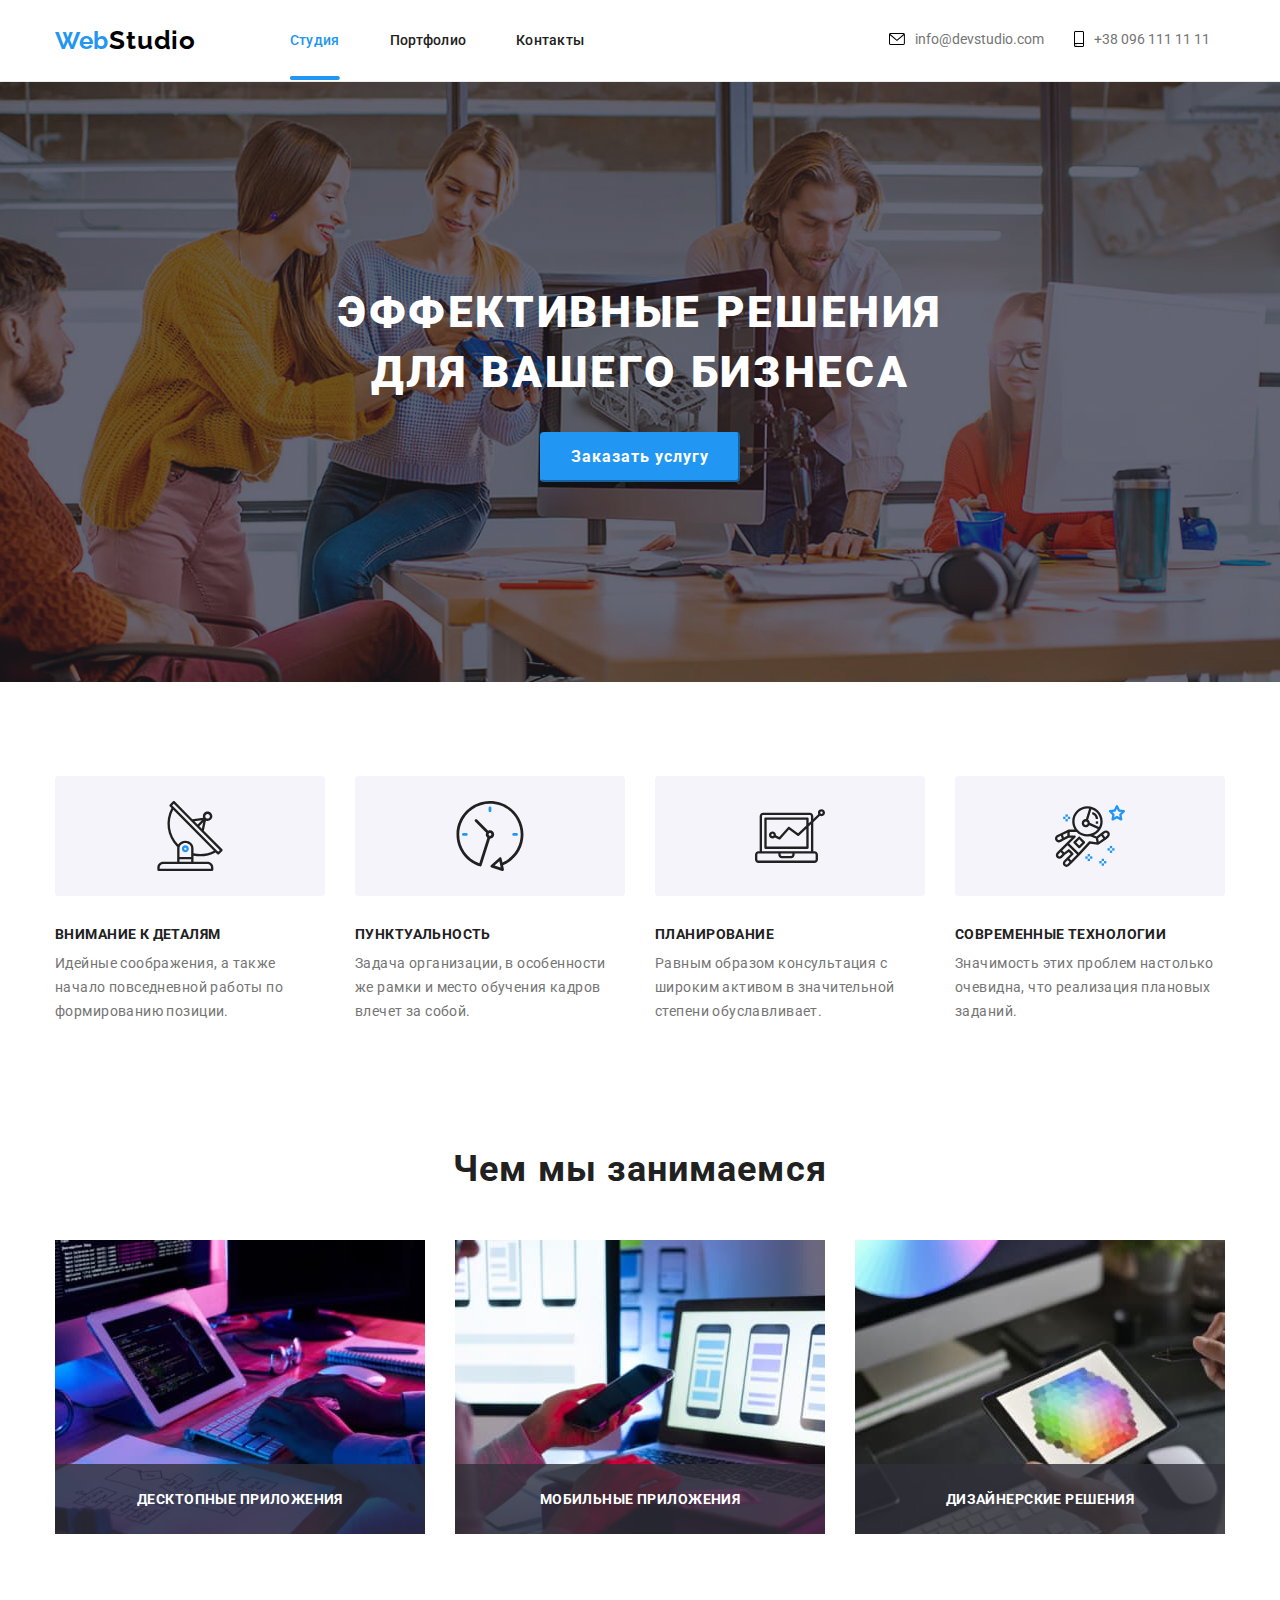
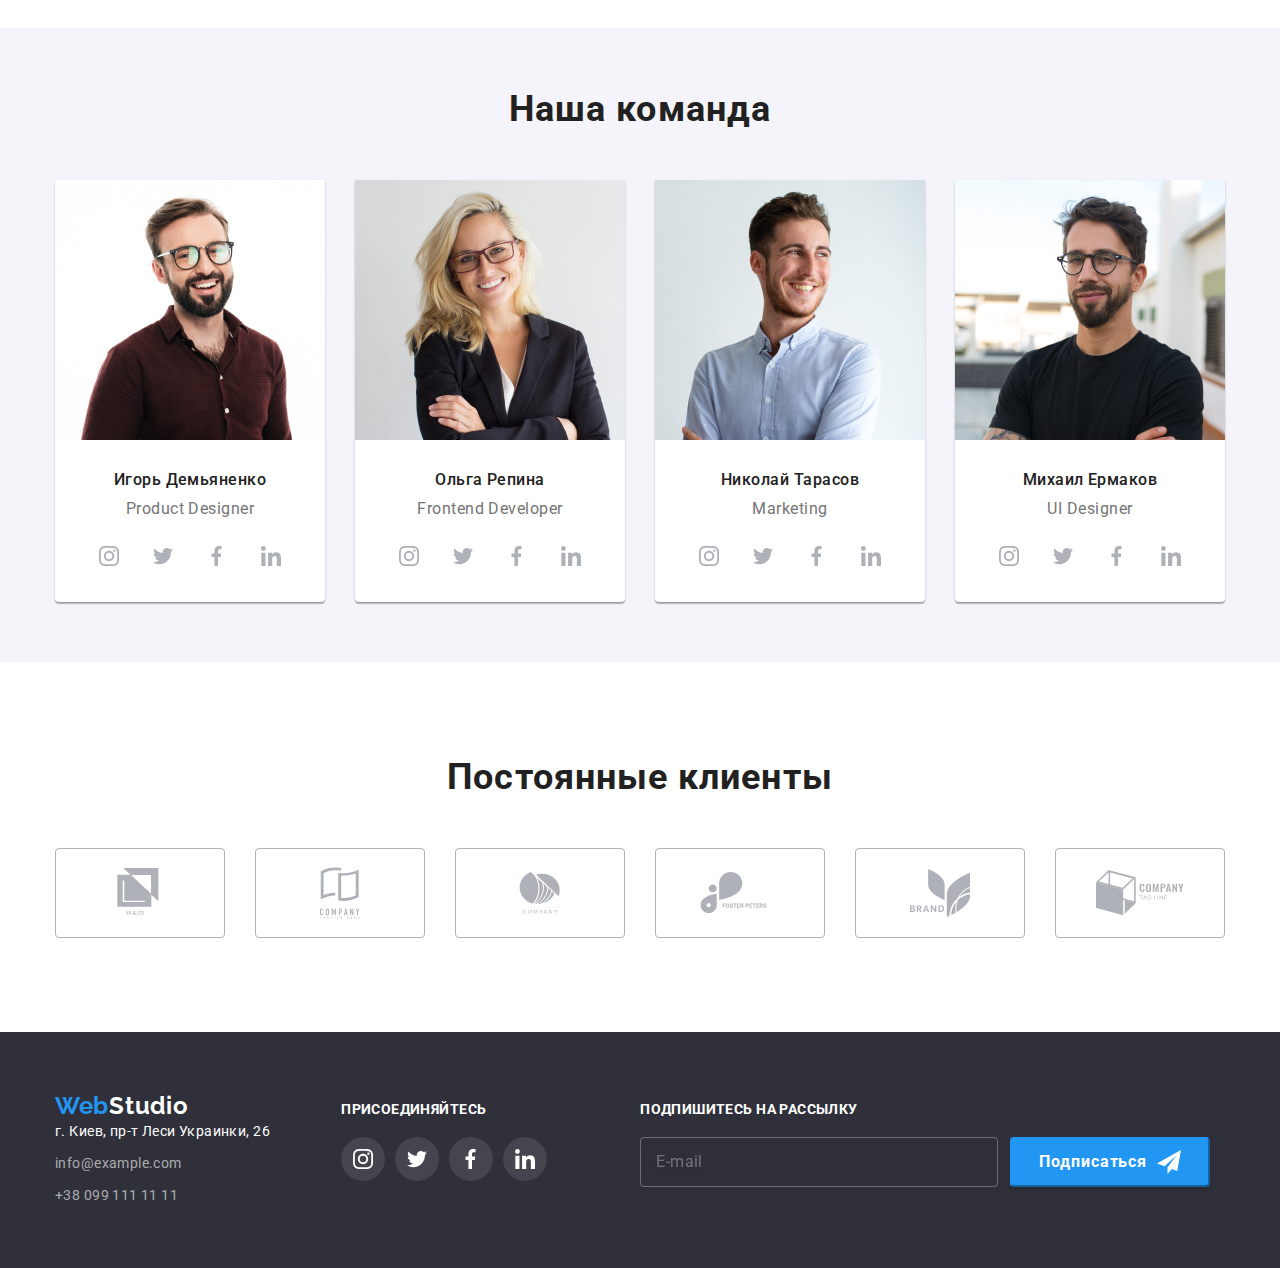
<file: index.html>
<!DOCTYPE html>
<html lang="ru">

<head>
    <meta charset="UTF-8">
    <meta name="viewport" content="width=device-width, initial-scale=1.0">
    <title>WebStudio</title>
    <link rel="stylesheet" href="https://cdnjs.cloudflare.com/ajax/libs/modern-normalize/1.0.0/modern-normalize.css">
    <link href="https://fonts.googleapis.com/css2?family=Raleway:wght@700&family=Roboto:wght@400;500;700;900&display=swap" rel="stylesheet">
    <link rel="stylesheet" href="./css/main.css">
</head>

<body>
    <!--HEADER-->
    <header class="header">
        <div class="container">
            <div class="logo-menu-wrapper">
              <a class="logo link" href="./index.html"> <span class="color-logo">Web</span>Studio</a>
              <button type="button" class="button-header is-open" aria-expanded="false" aria-controls="menu-container" data-menu-button>
                <svg 
                  width="40" 
                  height="40"
                  aria-label="Переключатель мобильного меню"
                >
                   <use class="icon-close-header" href="./images/sprite.svg#icon-close-header"></use>
                   <use class="icon-menu-header" href="./images/sprite.svg#icon-menu-header"></use>
                </svg>
              </button>
            </div>
            <div class="menu-container" id="menu-container" data-menu> 
                <nav class="navigation">
                   <ul class="navigation-list">
                      <li class="navigation-list-item list">
                         <a class="navigation-list-link current link" href="./index.html">Студия</a>
                      </li>
                      <li class="navigation-list-item list">
                         <a class="navigation-list-link link" href="./portfolio.html"> Портфолио</a>
                      </li>
                      <li class="navigation-list-item list">
                         <a class="navigation-list-link link" href=""> Контакты</a>
                      </li>
                    </ul>
               </nav>
               <address class="address">
                  <ul class="adress-links">
                      <li class="adress-links-item list">
                          <a class="header-address-link link header-mail " href="mailto:info@devstudio.com">
                              <svg class="mail-link-svg">
                                  <use href="./images/sprite.svg#icon-mail"></use>
                              </svg>info@devstudio.com
                          </a>
                      </li>
                      <li class="adress-links-item list "> 
                          <a class="header-address-link link heder-smartphone" href="tel:+380961111111">
                              <svg class="smartphone-link-svg">
                                  <use href="./images/sprite.svg#icon-smartphone"></use>
                              </svg>+38 096 111 11 11
                          </a>
                      </li>
                  </ul>
               </address>
            </div>
        </div>
    </header>

    <main>
        <!--HERO-->
       <section class="hero">
            <div class="container">
                <h1 class="hero-title ">Эффективные решения для вашего бизнеса</h1>
                <button class="modal-btn" type="button" data-modal-open>Заказать услугу</button>
            </div>
        </section>
        
        
        <!--FEUTER-->
       <section class="feauter-section-section">
           <div class="container">
             <h2 class="feauter-title-hidden visually-hidden">Особенности</h2>
             <ul class="feauter-list list">
               <li class="feauter-list-item icon-antena">
                  <h3 class="feauter-title">Внимание к деталям</h3>
                  <p class="feauter-description">Идейные соображения, а также начало повседневной работы по формированию позиции.</p>
               </li>
               <li class="feauter-list-item icon-clock">
                  <h3 class="feauter-title">Пунктуальность</h3>
                  <p class="feauter-description">Задача организации, в особенности же рамки и место обучения кадров влечет за собой.</p>
               </li>
               <li class="feauter-list-item icon-vector">
                  <h3 class="feauter-title">Планирование</h3>
                  <p class="feauter-description">Равным образом консультация с широким активом в значительной степени обуславливает.</p>
               </li>
               <li class="feauter-list-item icon-astronaut">
                 <h3 class="feauter-title">Современные технологии</h3>
                  <p class="feauter-description">Значимость этих проблем настолько очевидна, что реализация плановых заданий.</p>
               </li>
             </ul>
           </div>
        </section>

        <!--ABOUT US -->
        <section class="about-section-section">
            <div class="container">
                <h2 class="title">Чем мы занимаемся</h2>
                <ul class="about-list list">
                    <li class="about-list-item">
                        <img class="about-list-img" src="./images/about-us/web1.jpg" alt="человек пишет код" width="370" height="294">
                        <div class="label">
                            <p class="label-text">Десктопные приложения</p>
                        </div>
                    </li>
                    <li class="about-list-item">
                        <img class="about-list-img" src="./images/about-us/web2.jpg" alt="выбор дизайна на телефоне" width="370" height="294">
                        <div class="label">
                            <p class="label-text">Мобильные приложения</p>
                        </div> 
                    </li>
                    <li class="about-list-item">
                        <img class="about-list-img" src="./images/about-us/web3.jpg" alt="цветовая диаграмма" width="370" height="294">
                        <div class="label">
                            <p class="label-text">Дизайнерские решения</p>
                        </div> 
                    </li>
                </ul>
            </div>
        </section>

        <!--OUR TEAM--> 
        <section class="team-section">
            <div class="container">
                <h2 class="title">Наша команда</h2>
                <ul class="team-list list">
                    <li class="team-list-item background">
                        <picture>
                            <source srcset="./images/our-team/team1-dectop.jpg 1x, ./images/our-team/team1-dectop@2x. jpg 2x" media="(min-width:1200px)">
                            <source srcset="./images/our-team/team1-tab.jpg 1x, ./images/our-team/team1-tab@2x. jpg 2x" media="(min-width:768px)">
                            <source srcset="./images/our-team/team1-mobile.jpg 1x, ./images/our-team/team1-mobile@2x. jpg 2x" media="(min-width:320px)">
                            <img class="team-list-img" src="./images/our-team/team1-mobile.jpg" alt="мужщина с бородой и в очках улыбается">
                        </picture>
                        <h3 class="team-title">Игорь Демьяненко</h3>
                        <p class="team-subtitle" lang="en">Product Designer</p>
                        <ul class="social-list list">
                            <li class="social-list-item">
                                <a class="social-list-link" href="">
                                    <svg class="social-list-svg">
                                        <use href="./images/sprite.svg#icon-instagram"></use>
                                    </svg>
                                </a>
                            </li>
                            <li class="social-list-item">
                                <a class="social-list-link" href="">
                                    <svg class="social-list-svg">
                                        <use href="./images/sprite.svg#icon-twitter"></use>
                                    </svg>
                                </a>
                            </li>
                            <li class="social-list-item">
                                <a class="social-list-link" href="">
                                    <svg class="social-list-svg">
                                        <use href="./images/sprite.svg#icon-facebook"></use>
                                    </svg>
                                </a>
                            </li>
                            <li class="social-list-item">
                                <a class="social-list-link" href="">
                                    <svg class="social-list-svg">
                                        <use href="./images/sprite.svg#icon-linkedin"></use>
                                    </svg>
                                </a>
                            </li>
                        </ul>
                    </li>
                    <li class="team-list-item background">
                        <picture>
                            <source srcset="./images/our-team/team2-dectop.jpg 1x, ./images/our-team/team2-dectop@2x. jpg 2x" media="(min-width:1200px)">
                            <source srcset="./images/our-team/team2-tab.jpg 1x, ./images/our-team/team2-tab@2x. jpg 2x" media="(min-width:768px)">
                            <source srcset="./images/our-team/team2-mobile.jpg 1x, ./images/our-team/team2-mobile@2x. jpg 2x" media="(min-width:320px)">
                            <img class="team-list-img" src="./images/our-team/team2-mobile.jpg" alt="женщина в очках с длинными влосами улыбается">
                        </picture>
                        <h3 class="team-title">Ольга Репина</h3>
                        <p class="team-subtitle" lang="en">Frontend Developer</p>
                        <ul class="social-list list">
                            <li class="social-list-item">
                                <a class="social-list-link" href="">
                                    <svg class="social-list-svg">
                                        <use href="./images/sprite.svg#icon-instagram"></use>
                                    </svg>
                                </a>
                            </li>
                            <li class="social-list-item">
                                <a class="social-list-link" href="">
                                    <svg class="social-list-svg">
                                        <use href="./images/sprite.svg#icon-twitter"></use>
                                    </svg>
                                </a>
                            </li>
                            <li class="social-list-item">
                                <a class="social-list-link" href="">
                                    <svg class="social-list-svg">
                                        <use href="./images/sprite.svg#icon-facebook"></use>
                                    </svg>
                                </a>
                            </li>
                            <li class="social-list-item">
                                <a class="social-list-link" href="">
                                    <svg class="social-list-svg">
                                        <use href="./images/sprite.svg#icon-linkedin"></use>
                                    </svg>
                                </a>
                            </li>
                        </ul>
                    </li>
                    <li class="team-list-item background">
                        <picture>
                            <source srcset="./images/our-team/team3-dectop.jpg 1x, ./images/our-team/team3-dectop@2x. jpg 2x" media="(min-width:1200px)">
                            <source srcset="./images/our-team/team3-tab.jpg 1x, ./images/our-team/team3-tab@2x. jpg 2x" media="(min-width:768px)">
                            <source srcset="./images/our-team/team3-mobile.jpg 1x, ./images/our-team/team3-mobile@2x. jpg 2x" media="(min-width:320px)">
                            <img class="team-list-img" src="./images/our-team/team3-mobile.jpg" alt="мужщина с небольшой бородой улыбаетсяя">
                        </picture>
                        <h3 class="team-title">Николай Тарасов</h3>
                        <p class="team-subtitle" lang="en">Marketing</p>
                        <ul class="social-list list">
                            <li class="social-list-item">
                                <a class="social-list-link" href="">
                                    <svg class="social-list-svg">
                                        <use href="./images/sprite.svg#icon-instagram"></use>
                                    </svg>
                                </a>
                            </li>
                            <li class="social-list-item">
                                <a class="social-list-link" href="">
                                    <svg class="social-list-svg">
                                        <use href="./images/sprite.svg#icon-twitter"></use>
                                    </svg>
                                </a>
                            </li>
                            <li class="social-list-item">
                                <a class="social-list-link" href="">
                                    <svg class="social-list-svg">
                                        <use href="./images/sprite.svg#icon-facebook"></use>
                                    </svg>
                                </a>
                            </li>
                            <li class="social-list-item">
                                <a class="social-list-link" href="">
                                    <svg class="social-list-svg">
                                        <use href="./images/sprite.svg#icon-linkedin"></use>
                                    </svg>
                                </a>
                            </li>
                        </ul>
                    </li>
                    <li class="team-list-img background">
                        <picture>
                            <source srcset="./images/our-team/team4-dectop.jpg 1x, ./images/our-team/team4-dectop@2x. jpg 2x" media="(min-width:1200px)">
                            <source srcset="./images/our-team/team4-tab.jpg 1x, ./images/our-team/team4-tab@2x. jpg 2x" media="(min-width:768px)">
                            <source srcset="./images/our-team/team4-mobile.jpg 1x, ./images/our-team/team4-mobile@2x. jpg 2x" media="(min-width:320px)">
                            <img class="team-list-img" src="./images/our-team/team4-mobile.jpg" alt="мужщина с бородой и в очках">
                        </picture>
                        <h3 class="team-title">Михаил Ермаков</h3>
                        <p class="team-subtitle" lang="en">UI Designer</p>
                        <ul class="social-list list">
                            <li class="social-list-item">
                                <a class="social-list-link" href="">
                                    <svg class="social-list-svg">
                                        <use href="./images/sprite.svg#icon-instagram"></use>
                                    </svg>
                                </a>
                            </li>
                            <li class="social-list-item">
                                <a class="social-list-link" href="">
                                    <svg class="social-list-svg">
                                        <use href="./images/sprite.svg#icon-twitter"></use>
                                    </svg>
                                </a>
                            </li>
                            <li class="social-list-item">
                                <a class="social-list-link" href="">
                                    <svg class="social-list-svg">
                                        <use href="./images/sprite.svg#icon-facebook"></use>
                                    </svg>
                                </a>
                            </li>
                            <li class="social-list-item">
                                <a class="social-list-link" href="">
                                    <svg class="social-list-svg">
                                        <use href="./images/sprite.svg#icon-linkedin"></use>
                                    </svg>
                                </a>
                            </li>
                        </ul>
                    </li>
                </ul>
            </div>
        </section>
    
        <!--CLIENT-->
        <section class="client">
            <div class="container">
                <h2 class="title">Постоянные клиенты</h2>
                <ul class="client-list list">
                    <li class="client-item">
                        <a class="client-item-link" href="">
                            <svg class="client-item-svg logo-a" >
                                <use  href="./images/sprite.svg#icon-logo1"></use>
                            </svg>
                        </a>
                    </li>
                    <li class="client-item">
                        <a class="client-item-link" href="">
                            <svg class="client-item-svg logo-b">
                                <use href="./images/sprite.svg#icon-logo2"></use>
                            </svg>
                        </a>
                    </li>
                    <li class="client-item">
                        <a class="client-item-link" href="">
                            <svg class="client-item-svg logo-c">
                                <use href="./images/sprite.svg#icon-logo3"></use>
                            </svg>
                        </a>
                    </li>
                    <li class="client-item">
                        <a class="client-item-link" href="">
                            <svg class="client-item-svg logo-d">
                                <use href="./images/sprite.svg#icon-logo4"></use>
                            </svg>
                        </a>
                    </li>
                    <li class="client-item">
                        <a class="client-item-link" href="">
                            <svg class="client-item-svg logo-e">
                                <use href="./images/sprite.svg#icon-logo5"></use>
                            </svg>
                        </a>
                    </li>
                    <li class="client-item">
                        <a class="client-item-link" href="">
                            <svg class="client-item-svg logo-f">
                                <use href="./images/sprite.svg#icon-logo6"></use>
                            </svg>
                        </a>
                    </li>
                </ul>

            </div>

        </section>
    </main>

    <!--FOOTER-->
    <footer class="footer-section">
        <div class="container">
            <div class="contact-footer">
                <a class="logo-footer link" href="./index.html"> <span class="color-logo">Web</span>Studio</a>
            <address class="address">
                <ul class="contact-list list">
                    <li class="contact-list-item">
                        <a class="contact-list-link-address link" href="https://goo.gl/maps/dNZS116eVoGT63r19" target="г. Киев, пр-т Леси Украинки, 26">г. Киев, пр-т Леси Украинки, 26</a>
                    </li>
                    <li class="contact-list-item">
                        <a class="contact-list-link link" href="mailto:info@example.com">info@example.com</a>
                    </li>
                    <li class="contact-list-item">
                        <a class="contact-list-link link" href="tel:+380991111111">+38 099 111 11 11</a>
                    </li>
                </ul>
            </address>
            </div>
            <!--SOCIAL-FOOTER-->
           <div class="social-footer">
                <h3 class="social-title">Присоединяйтесь</h3>
                <ul class="social-footer-list list">
                    <li class="social-footer-list-item">
                        <a class="social-footer-list-link" href="">
                            <svg class="social-footer-list-svg">
                                <use href="./images/sprite.svg#icon-instagram"></use>
                            </svg>
                        </a>
                    </li>
                    <li class="social-footer-list-item">
                        <a class="social-footer-list-link" href="">
                            <svg class="social-footer-list-svg">
                                <use href="./images/sprite.svg#icon-twitter"></use>
                            </svg>
                        </a>
                    </li>
                    <li class="social-footer-list-item">
                        <a class="social-footer-list-link" href="">
                            <svg class="social-footer-list-svg">
                                <use href="./images/sprite.svg#icon-facebook"></use>
                            </svg>
                        </a>
                    </li>
                    <li class="social-footer-list-item">
                        <a class="social-footer-list-link" href="">
                            <svg class="social-footer-list-svg">
                                <use href="./images/sprite.svg#icon-linkedin"></use>
                            </svg>
                        </a>
                    </li>
                </ul>
            </div>
          <!--MAILING-->
             <div class="mailing">
                <h3 class="mailing-title">Подпишитесь на рассылку</h3>
                <form class="form-mailing" >
                     <div class="mail-field">
                         <label for="email-mailing" class="mailing-label"></label>
                         <input type="email" class="mailing-input" name="email-mailing" id="email-mailing" placeholder="E-mail">
                     </div>
                     <div class="button-send">
                        <button type="submit" class="mailing-button">Подписаться
                        <svg class="send">
                            <use href="./images/sprite.svg#icon-send"></use>
                        </svg>
                        </button>
                     </div>
                </form>
            </div>
        </div>
    </footer>

    <!--MODAL-->
    <div class="backdrop is-hidden" data-modal>
        <div class="modal">
            <button type="button" class="close-btn" data-modal-close>
                <svg class="close">
                    <use href="./images/sprite.svg#icon-close"></use>
                </svg>
            </button>
            <h2 class="form-title">Оставьте свои данные, мы вам перезвоним</h2>
            <form class="form">
                <div class="form-field">
                    <label for="name" class="form-label">Имя</label>
                    <input type="text" class="form-input" name="name" minlength="2" id="name"/>
                    <svg class="form-svg icon" width="18px" height="18px">
                        <use href="./images/sprite.svg#icon-person"></use>
                    </svg>
                </div>
                <div class="form-field">
                    <label for="tel" class="form-label">Телефон</label>
                    <input type="tel" class="form-input" name="tel" id="tel"> 
                    <svg class="form-svg icon" width="18px" height="18px">
                        <use href="./images/sprite.svg#icon-phone"></use>
                    </svg>
                </div>
                <div class="form-field">
                    <label for="email" class="form-label">Почта</label>
                    <input type="email" class="form-input" name="email" id="email">
                    <svg class="form-svg icon" width="18px" height="18px">
                        <use href="./images/sprite.svg#icon-email"></use>
                    </svg>
                </div>
                <div class="form-field">
                    <label for="message" class="form-label ">Комментарий</label>
                    <textarea name="message" class="form-coment" placeholder="Введите текст">
                    </textarea>
                </div>
                <div class="form-chekbox">
                    <input type="checkbox" class="checkbox visually-hidden" name="checkbox" id="agreement-checkbox">
                    <label for="agreement-checkbox" class="label-checkbox">Соглашаюсь с рассылкой и принимаю 
                        <a href="#">Условия договора</a>
                    </label>
                </div>
                <button type="submit" class="button-submit">Отправить</button>
            </form>
        </div>
    </div>

    <script src="./js/menu.js"></script>
    <script src="./js/modal.js"></script>
</body>

</html>
</file>
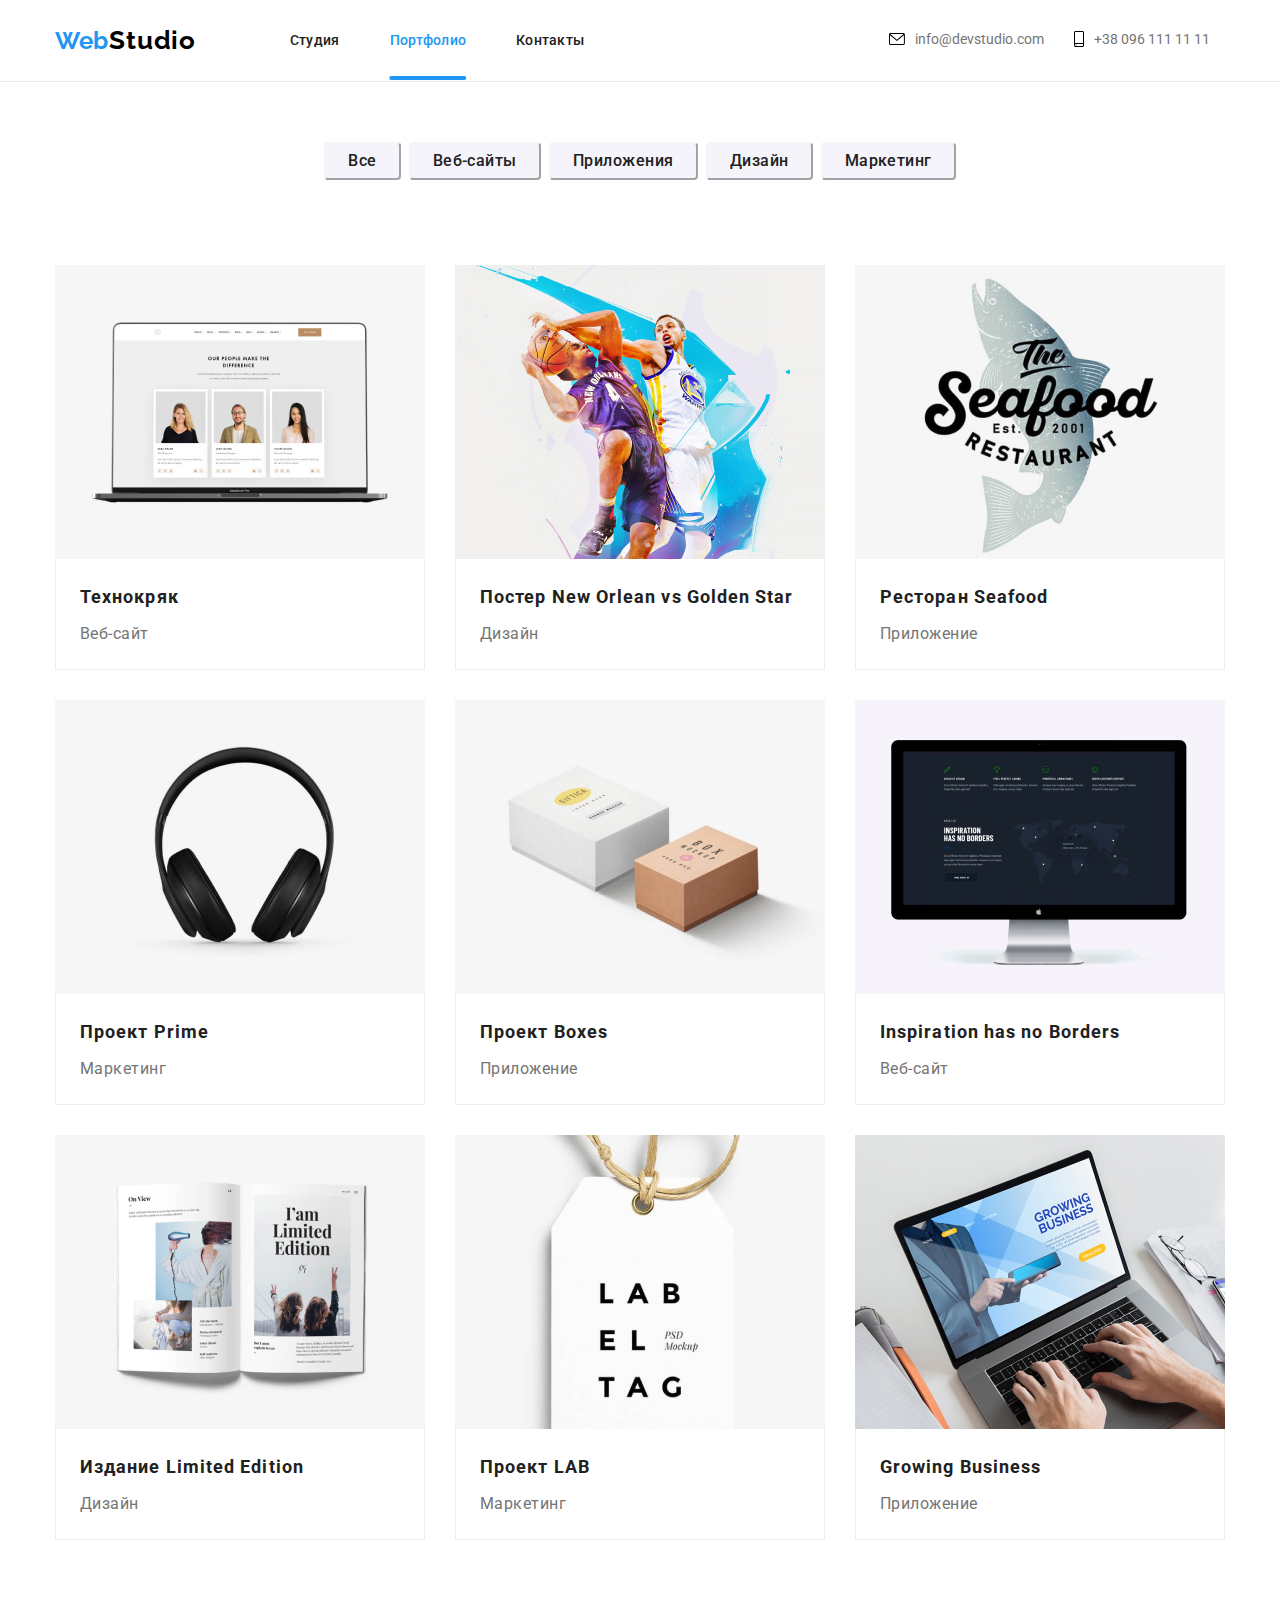
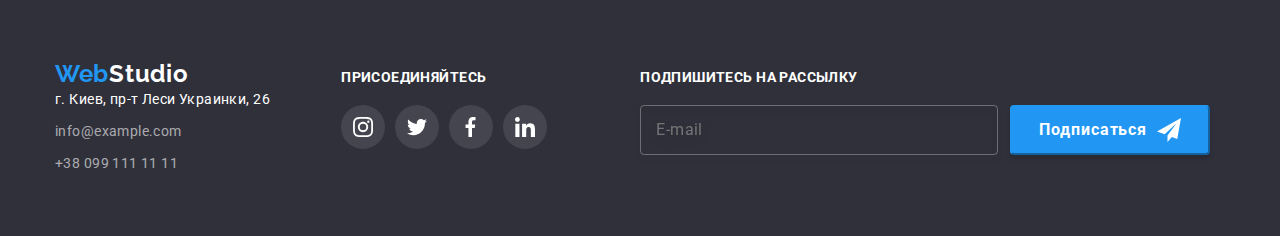
<file: portfolio.html>
<!DOCTYPE html>
<html lang="ru">

<head>
    <meta charset="UTF-8">
    <meta name="viewport" content="width=device-width, initial-scale=1.0">
    <title>WebStudio</title>
    <link rel="stylesheet" href="https://cdnjs.cloudflare.com/ajax/libs/modern-normalize/1.0.0/modern-normalize.css">
    <link href="https://fonts.googleapis.com/css2?family=Raleway:wght@700&family=Roboto:wght@400;500;700;900&display=swap" rel="stylesheet">
    <link rel="stylesheet" href="./css/portfolio.css">
</head>


<body>
    <!--HEADER-->
    <header class="header">
        <div class="container">
            <div class="logo-menu-wrapper">
              <a class="logo link" href="./index.html"> <span class="color-logo">Web</span>Studio</a>
              <button type="button" class="button-header is-open" aria-expanded="false" aria-controls="menu-container" data-menu-button>
                <svg 
                  width="40" 
                  height="40"
                  aria-label="Переключатель мобильного меню"
                >
                   <use class="icon-close-header" href="./images/sprite.svg#icon-close-header"></use>
                   <use class="icon-menu-header" href="./images/sprite.svg#icon-menu-header"></use>
                </svg>
              </button>
            </div>
            <div class="menu-container" id="menu-container" data-menu> 
                <nav class="navigation">
                   <ul class="navigation-list">
                      <li class="navigation-list-item list">
                         <a class="navigation-list-link link" href="./index.html">Студия</a>
                      </li>
                      <li class="navigation-list-item list">
                        <a class="navigation-list-link current link" href="./portfolio.html"> Портфолио</a>
                      </li>
                      <li class="navigation-list-item list">
                         <a class="navigation-list-link link" href=""> Контакты</a>
                      </li>
                    </ul>
               </nav>
               <address class="address">
                  <ul class="adress-links">
                      <li class="adress-links-item list">
                          <a class="header-address-link link header-mail " href="mailto:info@devstudio.com">
                              <svg class="mail-link-svg">
                                  <use href="./images/sprite.svg#icon-mail"></use>
                              </svg>info@devstudio.com
                          </a>
                      </li>
                      <li class="adress-links-item list "> 
                          <a class="header-address-link link heder-smartphone" href="tel:+380961111111">
                              <svg class="smartphone-link-svg">
                                  <use href="./images/sprite.svg#icon-smartphone"></use>
                              </svg>+38 096 111 11 11
                          </a>
                      </li>
                  </ul>
               </address>
            </div>
        </div>
    </header>

    <main>
        <!--FILTER-->
        <section class="filter-section">
            <div class="container">
                <h1 class="filter-title-hidden visually-hidden">Фильтр</h1>
                <ul class="filter-list list">
                    <li class="filter-list-item">
                        <button class="filter-btn" type="button">Все</button>
                    </li>
                    <li class="filter-list-item">
                        <button class="filter-btn" type="button">Веб-сайты</button>
                    </li>
                    <li class="filter-list-item">
                        <button class="filter-btn" type="button">Приложения</button>
                    </li>
                    <li class="filter-list-item">
                        <button class="filter-btn" type="button">Дизайн</button>
                    </li>
                    <li class="filter-list-item">
                        <button class="filter-btn" type="button">Маркетинг</button>
                    </li>
                </ul>
            </div>
        </section>

        <!--PORTFOLIO-->
        <section class="portfolio-section-section">
            <div class="container">
                <ul class="portfolio-list list">
                    <li class="portfolio-list-item" tabindex="0">
                        <div class="portfolio-list-img-wrapper">
                            <picture>
                                <source srcset="./images/portfolio/portfolio1-dectop.jpg 1x, ./images/portfolio/portfolio1-dectop@2x.jpg 2x"
                                media="(min-width:1200px)">
                                <source srcset="./images/portfolio/portfolio1-tabl.jpg 1x, ./images/portfolio/portfolio1-tabl@2x.jpg 2x"
                                media="(min-width:768px)">
                                <source srcset="./images/portfolio/portfolio1-mobile.jpg 1x, ./images/portfolio/portfolio1-mobile@2x.jpg 2x"
                                media="(min-width:320px)">
                                <img class="portfolio-list-img" src="./images/portfolio/portfolio1-mobile.jpg" alt="откытый ноутбук">       
                            </picture>
                            <div class="overlay">
                                <p class="overlay-text">Технокряк это современная площадка распространения коронавируса. Компании используют эту платформу для цифрового шпионажа и атак на защищённые сервера конкурентов.</p>
                            </div>
                        </div>
                        <div class="portfolio-img-name">
                            <h2 class="portfolio-title">Технокряк</h2>
                            <p class="portfolio-subtitle">Веб-сайт</p>
                        </div>
                    </li>
                    <li class="portfolio-list-item" tabindex="0">
                        <div class="portfolio-list-img-wrapper">
                            <picture>
                                <source srcset="./images/portfolio/portfolio2-dectop.jpg 1x, ./images/portfolio/portfolio2-dectop@2x.jpg 2x"
                                media="(min-width:1200px)">
                                <source srcset="./images/portfolio/portfolio2-tabl.jpg 1x, ./images/portfolio/portfolio2-tabl@2x.jpg 2x"
                                media="(min-width:768px)">
                                <source srcset="./images/portfolio/portfolio2-mobile.jpg 1x, ./images/portfolio/portfolio2-mobile@2x.jpg 2x"
                                media="(min-width:320px)">
                                <img class="portfolio-list-img" src="./images/portfolio/portfolio2-mobile.jpg" alt="баскетболисты боряться за мяч">
                            </picture>
                            <div class="overlay">
                                <p class="overlay-text">Технокряк это современная площадка распространения коронавируса. Компании используют эту платформу для цифрового шпионажа и атак на защищённые сервера конкурентов.</p>
                            </div>
                        </div>
                        <div class="portfolio-img-name">
                           <h2 class="portfolio-title">Постер <span lang="en">New Orlean vs Golden Star</span></h2>
                           <p class="portfolio-subtitle">Дизайн</p>
                        </div>
                    </li>
                    <li class="portfolio-list-item" tabindex="0">
                        <div class="portfolio-list-img-wrapper">
                            <picture>
                                <source srcset="./images/portfolio/portfolio3-dectop.jpg 1x, ./images/portfolio/portfolio3-dectop@2x.jpg 2x"
                                media="(min-width:1200px)">
                                <source srcset="./images/portfolio/portfolio3-tabl.jpg 1x, ./images/portfolio/portfolio3-tabl@2x.jpg 2x"
                                media="(min-width:768px)">
                                <source srcset="./images/portfolio/portfolio3-mobile.jpg 1x, ./images/portfolio/portfolio3-mobile@2x.jpg 2x"
                                media="(min-width:320px)">
                                <img class="portfolio-list-img" src="./images/portfolio/portfolio3-mobile.jpg" alt="большая рыба">
                            </picture>
                            <div class="overlay">
                                <p class="overlay-text">Технокряк это современная площадка распространения коронавируса. Компании используют эту платформу для цифрового шпионажа и атак на защищённые сервера конкурентов.</p>
                            </div>
                        </div>
                        <div class="portfolio-img-name">
                           <h2 class="portfolio-title">Ресторан <span lang="en">Seafood</span></h2>
                           <p class="portfolio-subtitle">Приложение</p>
                        </div>
                    </li>
                    <li class="portfolio-list-item" tabindex="0">
                        <div class="portfolio-list-img-wrapper">
                            <picture>
                                <source srcset="./images/portfolio/portfolio4-dectop.jpg 1x, ./images/portfolio/portfolio4-dectop@2x.jpg 2x"
                                media="(min-width:1200px)">
                                <source srcset="./images/portfolio/portfolio4-tabl.jpg 1x, ./images/portfolio/portfolio4-tabl@2x.jpg 2x"
                                media="(min-width:768px)">
                                <source srcset="./images/portfolio/portfolio4-mobile.jpg 1x, ./images/portfolio/portfolio4-mobile@2x.jpg 2x"
                                media="(min-width:320px)">
                                <img class="portfolio-list-img" src="./images/portfolio/portfolio4-mobile.jpg" alt="наушники">
                            </picture>
                            <div class="overlay">
                                <p class="overlay-text">Технокряк это современная площадка распространения коронавируса. Компании используют эту платформу для цифрового шпионажа и атак на защищённые сервера конкурентов.</p>
                            </div>
                        </div>
                        <div class="portfolio-img-name">
                            <h2 class="portfolio-title">Проект <span lang="en">Prime</span></h2>
                            <p class="portfolio-subtitle">Маркетинг</p>
                        </div>
                    </li>
                    <li class="portfolio-list-item" tabindex="0">
                        <div class="portfolio-list-img-wrapper">
                            <picture>
                                <source srcset="./images/portfolio/portfolio5-dectop.jpg 1x, ./images/portfolio/portfolio5-dectop@2x.jpg 2x"
                                media="(min-width:1200px)">
                                <source srcset="./images/portfolio/portfolio5-tabl.jpg 1x, ./images/portfolio/portfolio5-tabl@2x.jpg 2x"
                                media="(min-width:768px)">
                                <source srcset="./images/portfolio/portfolio5-mobile.jpg 1x, ./images/portfolio/portfolio5-mobile@2x.jpg 2x"
                                media="(min-width:320px)">
                                <img class="portfolio-list-img" src="./images/portfolio/portfolio5-mobile.jpg" alt="две коробки">
                            </picture>
                            <div class="overlay">
                                <p class="overlay-text">Технокряк это современная площадка распространения коронавируса. Компании используют эту платформу для цифрового шпионажа и атак на защищённые сервера конкурентов.</p>
                            </div>
                        </div>
                        <div class="portfolio-img-name">
                            <h2 class="portfolio-title">Проект <span lang="en">Boxes</span></h2>
                            <p class="portfolio-subtitle">Приложение</p>
                        </div>
                    </li>
                    <li class="portfolio-list-item" tabindex="0">
                        <div class="portfolio-list-img-wrapper">
                            <picture>
                                <source srcset="./images/portfolio/portfolio6-dectop.jpg 1x, ./images/portfolio/portfolio6-dectop@2x.jpg 2x"
                                media="(min-width:1200px)">
                                <source srcset="./images/portfolio/portfolio6-tabl.jpg 1x, ./images/portfolio/portfolio6-tabl@2x.jpg 2x"
                                media="(min-width:768px)">
                                <source srcset="./images/portfolio/portfolio6-mobile.jpg 1x, ./images/portfolio/portfolio6-mobile@2x.jpg 2x"
                                media="(min-width:320px)">
                                <img class="portfolio-list-img" src="./images/portfolio/portfolio6-mobile.jpg" alt="монитор копьютера">
                            </picture>
                            <div class="overlay">
                                <p class="overlay-text">Технокряк это современная площадка распространения коронавируса. Компании используют эту платформу для цифрового шпионажа и атак на защищённые сервера конкурентов.</p>
                            </div>
                        </div>
                        <div class="portfolio-img-name">
                            <h2 class="portfolio-title" lang="en">Inspiration has no Borders</h2>
                            <p class="portfolio-subtitle">Веб-сайт</p>
                        </div>
                    </li>
                    <li class="portfolio-list-item" tabindex="0">
                        <div class="portfolio-list-img-wrapper">
                            <picture>
                                <source srcset="./images/portfolio/portfolio7-dectop.jpg 1x, ./images/portfolio/portfolio7-dectop@2x.jpg 2x"
                                media="(min-width:1200px)">
                                <source srcset="./images/portfolio/portfolio7-tabl.jpg 1x, ./images/portfolio/portfolio7-tabl@2x.jpg 2x"
                                media="(min-width:768px)">
                                <source srcset="./images/portfolio/portfolio7-mobile.jpg 1x, ./images/portfolio/portfolio7-mobile@2x.jpg 2x"
                                media="(min-width:320px)">
                                <img class="portfolio-list-img" src="./images/portfolio/portfolio7-mobile.jpg" alt="откытая книга">
                            </picture>
                            <div class="overlay">
                                <p class="overlay-text">Технокряк это современная площадка распространения коронавируса. Компании используют эту платформу для цифрового шпионажа и атак на защищённые сервера конкурентов.</p>
                            </div>
                        </div>
                        <div class="portfolio-img-name">
                            <h2 class="portfolio-title">Издание <span lang="en">Limited Edition</span></h2>
                            <p class="portfolio-subtitle">Дизайн</p>
                        </div>
                    </li>
                    <li class="portfolio-list-item" tabindex="0">
                        <div class="portfolio-list-img-wrapper">
                            <picture>
                                <source srcset="./images/portfolio/portfolio8-dectop.jpg 1x, ./images/portfolio/portfolio8-dectop@2x.jpg 2x"
                                media="(min-width:1200px)">
                                <source srcset="./images/portfolio/portfolio8-tabl.jpg 1x, ./images/portfolio/portfolio8-tabl@2x.jpg 2x"
                                media="(min-width:768px)">
                                <source srcset="./images/portfolio/portfolio8-mobile.jpg 1x, ./images/portfolio/portfolio8-mobile@2x.jpg 2x"
                                media="(min-width:320px)">
                                <img class="portfolio-list-img" src="./images/portfolio/portfolio8-mobile.jpg" alt="ярлык">
                            </picture>
                            <div class="overlay">
                                <p class="overlay-text">Технокряк это современная площадка распространения коронавируса. Компании используют эту платформу для цифрового шпионажа и атак на защищённые сервера конкурентов.</p>
                            </div>
                        </div>
                        <div class="portfolio-img-name">
                            <h2 class="portfolio-title">Проект <span lang="en">LAB</span></h2>
                            <p class="portfolio-subtitle">Маркетинг</p>
                        </div>
                    </li>
                    <li class="portfolio-list-item" tabindex="0">
                        <div class="portfolio-list-img-wrapper">
                            <picture>
                                <source srcset="./images/portfolio/portfolio9-dectop.jpg 1x, ./images/portfolio/portfolio9-dectop@2x.jpg 2x"
                                media="(min-width:1200px)">
                                <source srcset="./images/portfolio/portfolio9-tabl.jpg 1x, ./images/portfolio/portfolio9-tabl@2x.jpg 2x"
                                media="(min-width:768px)">
                                <source srcset="./images/portfolio/portfolio9-mobile.jpg 1x, ./images/portfolio/portfolio9-mobile@2x.jpg 2x"
                                media="(min-width:320px)">
                                <img class="portfolio-list-img" src="./images/portfolio/portfolio9-mobile.jpg" alt="поиск информации по ноутбуку">
                            </picture>
                            <div class="overlay">
                                <p class="overlay-text">Технокряк это современная площадка распространения коронавируса. Компании используют эту платформу для цифрового шпионажа и атак на защищённые сервера конкурентов.</p>
                            </div>
                        </div>
                        <div class="portfolio-img-name">
                            <h2 class="portfolio-title" lang="en">Growing Business</h2>
                            <p class="portfolio-subtitle">Приложение</p>
                        </div>
                    </li>
                </ul>
            </div>
        </section>
    </main>

   <!--FOOTER-->
   <footer class="footer-section">
    <div class="container">
        <div class="contact-footer">
            <a class="logo-footer link" href="./index.html"> <span class="color-logo">Web</span>Studio</a>
        <address class="address">
            <ul class="contact-list list">
                <li class="contact-list-item">
                    <a class="contact-list-link-address link" href="https://goo.gl/maps/dNZS116eVoGT63r19" target="г. Киев, пр-т Леси Украинки, 26">г. Киев, пр-т Леси Украинки, 26</a>
                </li>
                <li class="contact-list-item">
                    <a class="contact-list-link link" href="mailto:info@example.com">info@example.com</a>
                </li>
                <li class="contact-list-item">
                    <a class="contact-list-link link" href="tel:+380991111111">+38 099 111 11 11</a>
                </li>
            </ul>
        </address>
        </div>
        <!--SOCIAL-FOOTER-->
       <div class="social-footer">
            <h3 class="social-title">Присоединяйтесь</h3>
            <ul class="social-footer-list list">
                <li class="social-footer-list-item">
                    <a class="social-footer-list-link" href="">
                        <svg class="social-footer-list-svg">
                            <use href="./images/sprite.svg#icon-instagram"></use>
                        </svg>
                    </a>
                </li>
                <li class="social-footer-list-item">
                    <a class="social-footer-list-link" href="">
                        <svg class="social-footer-list-svg">
                            <use href="./images/sprite.svg#icon-twitter"></use>
                        </svg>
                    </a>
                </li>
                <li class="social-footer-list-item">
                    <a class="social-footer-list-link" href="">
                        <svg class="social-footer-list-svg">
                            <use href="./images/sprite.svg#icon-facebook"></use>
                        </svg>
                    </a>
                </li>
                <li class="social-footer-list-item">
                    <a class="social-footer-list-link" href="">
                        <svg class="social-footer-list-svg">
                            <use href="./images/sprite.svg#icon-linkedin"></use>
                        </svg>
                    </a>
                </li>
            </ul>
        </div>
      <!--MAILING-->
         <div class="mailing">
            <h3 class="mailing-title">Подпишитесь на рассылку</h3>
            <form class="form-mailing" >
                 <div class="mail-field">
                     <label for="email-mailing" class="mailing-label"></label>
                     <input type="email" class="mailing-input" name="email-mailing" id="email-mailing" placeholder="E-mail">
                 </div>
                 <div class="button-send">
                    <button type="submit" class="mailing-button">Подписаться
                    <svg class="send">
                        <use href="./images/sprite.svg#icon-send"></use>
                    </svg>
                    </button>
                 </div>
            </form>
        </div>
    </div>
</footer>

<script src="./js/menu.js"></script>
</body>

</html>
</file>
<file: css/main.css>
.visually-hidden {
  position: absolute;
  width: 1px;
  height: 1px;
  margin: -1px;
  border: 0;
  padding: 0;
  clip: rect(0 0 0 0);
  overflow: hidden;
}

.visually-hidden .hero {
  padding: 89 px;
}

*,
*::before,
*::after {
  margin: 0;
  padding: 0;
}

body {
  font-family: "Roboto", sans-serif;
  font-style: normal;
}

.list {
  list-style: none;
}

.link {
  text-decoration: none;
}

.address {
  font-style: normal;
}

img {
  display: block;
}

.container {
  padding: 0 15px;
  margin: 0 auto;
}

@media screen and (min-width: 480px) {
  .container {
    width: 480px;
  }
}

@media screen and (min-width: 768px) {
  .container {
    width: 768px;
  }
  .header .container {
    display: flex;
    align-items: center;
  }
}

@media screen and (min-width: 768px) and (max-width: 1199px) {
  .container .footer-section {
    display: flex;
    align-items: baseline;
  }
}

@media screen and (min-width: 1200px) {
  .container {
    width: 1200px;
  }
  .container .footer-section {
    display: flex;
    align-items: baseline;
  }
}

/*.container {
  width: 1200px;
  padding: 0 15px;
  margin: 0 auto;
  
  .header & {
    display: flex;
    align-items: center;
  }
  
  .footer-section & {
    display: flex;
    flex-direction: row;
  }
}

*/
@media screen and (max-width: 1199px) {
  .title {
    font-weight: 700;
    font-size: 28px;
    line-height: 1.179;
    text-align: center;
    letter-spacing: 0.03em;
    color: #212121;
  }
}

@media screen and (min-width: 1200px) {
  .title {
    font-weight: 700;
    font-size: 36px;
    line-height: 1.167;
    letter-spacing: 0.03em;
    color: #212121;
    text-align: center;
  }
  .about-section-section .title {
    display: flex;
    padding-bottom: 50px;
    justify-content: center;
  }
}

/*.title {
    font-weight: 700;
    font-size: 36px;
    line-height: 1.167;
    letter-spacing: 0.03em;
    color: #212121;
    
    .about-section-section & {
        display: flex;
        padding-bottom: 50px;
        justify-content: center;
    }
    
    .client & {
        display: flex;
        justify-content: center;
        margin-bottom: 50px;
    }
    
    .team-section & {
       display: flex;
       padding-top: 94px;
       padding-bottom: 50px;
       justify-content: center;
    }
}
*/
.backdrop {
  position: fixed;
  top: 0;
  left: 0;
  width: 100%;
  height: 100%;
  padding: 93px 15px;
  background-color: rgba(0, 0, 0, 0.2);
  transition: all 250ms linear 0ms;
  overflow-y: scroll;
}

.backdrop.is-hidden {
  opacity: 0;
  visibility: hidden;
  pointer-events: none;
  transition: all 250ms linear 250ms;
}

.close-btn {
  position: absolute;
  top: 8px;
  right: 8px;
  width: 30px;
  height: 30px;
  border-radius: 50%;
  background-color: #ffffff;
  border: 1px solid rgba(0, 0, 0, 0.1);
  cursor: pointer;
}

.close {
  width: 11px;
  height: 11px;
}

.close-btn:hover .close,
.close-btn:focus .close {
  fill: #2196F3;
}

/*
.close {
    width: 30px;
    height: 30px;
    border: 1px solid rgba(0, 0, 0, 0.1);
    border-radius: 50%;
    background: #FFFFFF;
    
    &-btn {
        position: absolute;
        top: 8px;
        right: 8px;
        background: #FFFFFF;
        border: 0px;
        cursor: pointer;
    }
}*/
.header {
  position: relative;
  padding: 25px 0;
  border-bottom: 1px solid #ececec;
}

.navigation-list-link {
  font-weight: 500;
  font-size: 14px;
  line-height: 1.143;
  letter-spacing: 0.02em;
  color: #212121;
  transition: color 250ms cubic-bezier(0.4, 0, 0.2, 1);
}

.navigation-list-link:hover, .navigation-list-link:focus {
  color: #2196F3;
}

.header-address-link {
  color: #757575;
}

.header-address-link:hover, .header-address-link:focus {
  color: #2196F3;
}

.current {
  position: relative;
  color: #2196F3;
}

.current::after {
  position: absolute;
  content: "";
  display: block;
  bottom: 0;
  right: 50%;
  transform: translate(50%, 200%);
  width: 100%;
  height: 4px;
  background: #2196F3;
  border-radius: 2px;
}

.mail-link-svg {
  width: 16px;
  height: 12px;
  margin-right: 10px;
}

.header-mail:hover .mail-link-svg,
.header-mail:focus .mail-link-svg {
  fill: #2196F3;
}

.smartphone-link-svg {
  width: 10px;
  height: 16px;
  margin-right: 10px;
}

.heder-smartphone:hover .smartphone-link-svg,
.heder-smartphone:focus .smartphone-link-svg {
  fill: #2196F3;
}

@media screen and (max-width: 767px) {
  .header {
    padding: 16px 0;
  }
  .button-header {
    display: inline-flex;
    margin: 0px;
    padding: 0px;
    border: none;
    background-color: transparent;
  }
  .button-header .icon-menu-header {
    display: none;
  }
  .button-header.is-open .icon-menu-header {
    display: block;
  }
  .button-header.is-open .icon-close-header {
    display: none;
  }
  .button-header:hover .icon-menu-header,
  .button-header:focus .icon-menu-header,
  .button-header:hover .icon-close-header,
  .button-header:focus .icon-close-header {
    fill: #2196F3;
  }
  .menu-container {
    display: none;
    position: absolute;
    top: 100%;
    left: 0;
    width: 100%;
    height: 393px;
    background-color: #ffffff;
    padding: 60px 0;
  }
  .menu-container.is-open {
    display: block;
    z-index: 100;
  }
  .logo-menu-wrapper {
    display: flex;
    align-items: center;
    justify-content: space-between;
  }
  .navigation-list-item,
  .adress-links-item {
    text-align: center;
  }
  .navigation-list-item {
    display: block;
  }
  .navigation-list-item:not(:last-child) {
    margin-bottom: 40px;
  }
  .navigation-list {
    margin-bottom: 60px;
  }
  .adress-links-item:not(:last-child) {
    margin-bottom: 16px;
  }
  .navigation-list-link,
  .header-address-link {
    font-size: 18px;
    line-height: 1.167;
  }
  .icon-close-header,
  .icon-menu-header {
    fill: #757575;
    transition: color 250ms cubic-bezier(0.4, 0, 0.2, 1);
  }
}

@media screen and (min-width: 768px) {
  .button-header {
    display: none;
  }
  .header-address-link {
    color: #757575;
    display: flex;
    align-items: center;
  }
  .header .adress {
    margin-left: auto;
  }
  .navigation {
    display: flex;
    align-items: center;
    margin-right: 82px;
  }
  .navigation .navigation-list,
  .navigation .adress-links {
    display: flex;
  }
  .navigation-list-item {
    position: relative;
  }
  .navigation-list-item:not(:last-child) {
    margin-right: 50px;
  }
  .adress-links {
    display: flex;
    flex-wrap: wrap;
  }
  .header-mail,
  .heder-smartphone {
    font-size: 12px;
    line-height: 1.167;
  }
  .menu-container {
    display: flex;
    justify-content: space-between;
  }
  .logo-menu-wrapper {
    margin-right: 88px;
  }
  .adress-links-item:not(:last-child) {
    margin-bottom: 10px;
  }
  .current::after {
    content: "";
    transform: translate(50%, 900%);
  }
}

@media screen and (min-width: 1200px) {
  .logo-menu-wrapper {
    margin-right: 94px;
  }
  .navigation {
    margin-right: 305px;
  }
  .adress-links-item:not(:last-child) {
    margin-right: 30px;
    margin-bottom: 0px;
  }
  .adress-links-item .header-mail,
  .adress-links-item .heder-smartphone {
    font-size: 14px;
    line-height: 1.143;
  }
  .current::after {
    content: "";
    transform: translate(50%, 800%);
  }
}

/*  & .icon-close-header {
      display: none;
    }

    & .is-open .icon-close-header {
      display: block;
    }

    & .is-open .icon-menu-header {
      display: none;
    }

    &:hover .icon-menu-header,
    &:focus .icon-menu-header,
    &:hover .icon-close-header,
    &:focus .icon-close-header {
      fill: $accent-color;
    }*/
.logo,
.color-logo,
.logo-footer {
  font-family: "Raleway", sans-serif;
  font-weight: 700;
  font-size: 24px;
  line-height: 1.167;
  letter-spacing: 0.03em;
}

.logo {
  color: #000000;
}

.color-logo {
  color: #2196F3;
}

.logo-footer {
  color: #ffffff;
}

@media screen and (min-width: 1200px) {
  .logo {
    font-size: 26px;
    line-height: 1.192;
    letter-spacing: 0.03em;
  }
}

/*
.logo {
    color: #000000;
    margin-right: 94px;
}

.color-logo{
    color: #2196F3;
}

.logo,
.color-logo,
.logo-footer {
font-family: $secondary-font;
font-weight: 700;
font-size: 26px;
line-height: 1.192;
letter-spacing: 0.03em;
}
*/
.hero {
  background-image: linear-gradient(rgba(47, 48, 58, 0.4), rgba(47, 48, 58, 0.4)), url(../images/hero/hero-mobile.jpg);
  background-repeat: no-repeat;
  background-position: center;
  height: 400px;
  padding: 118px 0;
  margin: 0 auto;
  text-align: center;
}

.hero-title {
  display: block;
  font-weight: 900;
  font-size: 26px;
  line-height: 1.615;
  letter-spacing: 0.06em;
  text-transform: uppercase;
  color: #ffffff;
  margin: 0 auto 30px;
}

@media screen and (min-device-pixel-ratio: 2) and (min-width: 320px), screen and (min-resolution: 192dpi) and (min-width: 320px), screen and (min-resolution: 2dppx) and (min-width: 320px) {
  .hero {
    background-image: linear-gradient(rgba(47, 48, 58, 0.4), rgba(47, 48, 58, 0.4)), url(../images/hero/hero-mobile@2x.jpg);
  }
}

@media screen and (min-width: 480px) {
  .hero {
    background-image: linear-gradient(rgba(47, 48, 58, 0.4), rgba(47, 48, 58, 0.4)), url("../images/hero/hero-tab.jpg");
    margin: 0 auto;
    text-align: center;
    max-width: 480px;
  }
  .hero .title {
    width: 360px;
  }
}

@media screen and (min-width: 768px) {
  .hero {
    background-image: linear-gradient(rgba(47, 48, 58, 0.4), rgba(47, 48, 58, 0.4)), url("../images/hero/hero-tab.jpg");
    background-size: 768px 400px;
    margin: 0 auto;
    text-align: center;
    max-width: 768px;
  }
}

@media screen and (min-device-pixel-ratio: 2) and (min-width: 768px), screen and (min-resolution: 192dpi) and (min-width: 768px), screen and (min-resolution: 2dppx) and (min-width: 768px) {
  .hero {
    background-image: linear-gradient(rgba(47, 48, 58, 0.4), rgba(47, 48, 58, 0.4)), url("../images/hero/hero-tab@2x.jpg");
  }
}

@media screen and (min-width: 1200px) {
  .hero {
    background-image: linear-gradient(rgba(47, 48, 58, 0.4), rgba(47, 48, 58, 0.4)), url("../images/hero/hero-dectop.jpg");
    padding-top: 200px;
    padding-bottom: 200px;
    background-size: 1600px 600px;
    margin: 0 auto;
    height: 600px;
    max-width: 1600px;
  }
  .hero-title {
    font-size: 44px;
    line-height: 1.367;
    width: 696px;
  }
}

@media screen and (min-device-pixel-ratio: 2) and (min-width: 1200px), screen and (min-resolution: 192dpi) and (min-width: 1200px), screen and (min-resolution: 2dppx) and (min-width: 1200px) {
  .hero {
    background-image: linear-gradient(rgba(47, 48, 58, 0.4), rgba(47, 48, 58, 0.4)), url("../images/hero/hero-dectop@2x.jpg");
  }
}

.modal-btn {
  font-weight: 700;
  font-size: 16px;
  line-height: 1.875;
  letter-spacing: 0.06em;
  background: #2196F3;
  color: #ffffff;
  min-width: 200px;
  height: 50px;
  border-radius: 4px;
  border-color: #2196F3;
  box-shadow: 0px 4px 4px rgba(0, 0, 0, 0.15);
  cursor: pointer;
  display: block;
  margin: 0 auto;
}

/*.modal {
    position: absolute;
    top: 50%;
    left: 50%;
    transform: translate(-50%, -50%) scale(1);
    width: 528px;
    height: 581px;
    background: #FFFFFF;
    box-shadow: 0px 1px 3px rgba(0, 0, 0, 0.12), 0px 1px 1px rgba(0, 0, 0, 0.14), 0px 2px 1px rgba(0, 0, 0, 0.2);
    border-radius: 4px;
    transition: all 250ms linear 250ms;

    .backdrop.is-hidden & {
        transform: translate(-50%, -50%) scale(0);
        transition: all 250ms linear 0ms;
    }
    
    &-btn {
        margin-bottom: 200px;
        font-weight: 700;
        font-size: 16px;
        line-height: 1.875;
        letter-spacing: 0.06em;
        color: #FFFFFF;
        background: #2196F3;
        min-width: 200px;
        height: 50px;
        box-shadow: 0px 4px 4px rgba(0, 0, 0, 0.15);
        border-radius: 4px;
        padding: 10px 20px;
    }
}*/
.modal {
  padding: 40px;
  width: 100%;
  background-color: #ffffff;
  position: relative;
  transform: translate(-50%, -50%) scale(1);
  transition: all 250ms linear 0ms;
}

.backdrop .is-hidden .modal {
  transform: translate(-50%, -50%) scale(0);
  transition: all 250ms linear 0ms;
}

.form-title {
  display: inline-block;
  font-weight: 700;
  font-size: 20px;
  line-height: 1.5;
  text-align: center;
  letter-spacing: 0.03em;
  color: #212121;
  margin-bottom: 12px;
}

.form-field {
  position: relative;
  margin-bottom: 10px;
}

.form-coment {
  width: 100%;
  height: 120px;
  border: 1px solid rgba(33, 33, 33, 0.2);
  border-radius: 4px;
  resize: none;
  transition: border-color 250ms cubic-bezier(0.4, 0, 0.2, 1);
  margin-bottom: 20px;
  padding-top: 14px;
  padding-left: 16px;
  font-family: "Roboto", sans-serif;
  font-style: normal;
  font-weight: 400;
  font-size: 14px;
  line-height: 1.143;
  letter-spacing: 0.01em;
}

.form-coment::placeholder {
  font-family: "Roboto", sans-serif;
  font-style: normal;
  font-weight: 400;
  font-size: 14px;
  line-height: 1.143;
  letter-spacing: 0.01em;
  color: rgba(117, 117, 117, 0.5);
}

.form-coment:focus, .form-coment:hover {
  outline: none;
  border-color: #2196F3;
  cursor: pointer;
}

.form-label {
  display: inline-block;
  margin-bottom: 4px;
  font-family: "Roboto", sans-serif;
  font-weight: 400;
  font-size: 12px;
  line-height: 1.167;
  letter-spacing: 0.01em;
  color: #757575;
}

.form-input {
  width: 100%;
  height: 40px;
  border: 1px solid rgba(33, 33, 33, 0.2);
  border-radius: 4px;
  padding-left: 42px;
  transition: border-color 250ms cubic-bezier(0.4, 0, 0.2, 1);
  font-family: "Roboto", sans-serif;
  font-style: normal;
  font-weight: 400;
  font-size: 12px;
  line-height: 1.167;
  letter-spacing: 0.01em;
}

.form-input:focus, .form-input:hover {
  outline: none;
  border-color: #2196F3;
  cursor: pointer;
}

.form-svg {
  position: absolute;
  top: 50%;
  left: 12px;
  transition: all 250ms cubic-bezier(0.4, 0, 0.2, 1);
}

.form-input:focus + .form-svg,
.form-input:hover + .form-svg {
  fill: #2196F3;
}

.checkbox {
  width: 1px;
  height: 1px;
  margin: -1px;
  border: 0;
  padding: 0;
  clip: rect(0 0 0 0);
  overflow: hidden;
  position: absolute;
}

.label-checkbox {
  display: flex;
  align-items: center;
  font-family: "Roboto", sans-serif;
  font-style: normal;
  font-weight: 400;
  font-size: 12px;
  line-height: 1.167;
  letter-spacing: 0.03em;
  margin-bottom: 30px;
  color: #757575;
}

.label-checkbox a {
  font-family: "Roboto", sans-serif;
  font-style: normal;
  font-weight: 400;
  font-size: 12px;
  line-height: 1.167;
  letter-spacing: 0.03em;
  text-decoration-line: underline;
  color: #2196F3;
  transition: all 250ms cubic-bezier(0.4, 0, 0.2, 1);
}

.label-checkbox::before {
  display: inline-block;
  content: "";
  min-width: 16px;
  height: 15px;
  border: 2px solid #212121;
  border-radius: 2px;
  margin-right: 7px;
}

.checkbox:checked + .label-checkbox::before {
  background-color: #2196F3;
  background-image: url(../images/form/icon-check.svg);
  background-repeat: no-repeat;
  background-position: bottom;
  border: 2px solid #2196F3;
}

.checkbox:focus + .label-checkbox::before {
  border: 2px solid #2196F3;
}

.button-submit {
  display: block;
  margin: 0 auto;
  font-style: #2196F3;
  font-weight: 700;
  font-size: 16px;
  line-height: 1,875;
  letter-spacing: 0.06em;
  color: #FFFFFF;
  width: 200px;
  height: 50px;
  background: #2196F3;
  box-shadow: 0px 4px 4px rgba(0, 0, 0, 0.15);
  border-radius: 4px;
  border: none;
  transition: all 250ms cubic-bezier(0.4, 0, 0.2, 1);
  align-self: center;
}

.button-submit:hover, .button-submit:focus {
  background-color: #188CE8;
  outline-color: #2196F3;
}

.visually-hidden {
  position: absolute !important;
  clip: rect(1px 1px 1px 1px);
  clip: rect(1px, 1px, 1px, 1px);
  padding: 0 !important;
  border: 0 !important;
  height: 1px !important;
  width: 1px !important;
  overflow: hidden;
}

@media screen and (min-width: 480px) {
  .modal {
    position: absolute;
    top: 50%;
    left: 50%;
    transform: translate(-50%, -50%) scale(1);
    width: 450px;
    height: 609px;
  }
  .backdrop.is-hidden .modal {
    transform: translate(-50%, -50%) scale(0);
  }
}

@media screen and (min-width: 1200px) {
  .modal {
    width: 528px;
    height: 581px;
  }
  .form-title {
    line-height: 1.15;
  }
  .form-field {
    font-size: 12px;
  }
  .form-field::placeholder {
    font-size: 12px;
    line-height: 1.167;
  }
  .checkbox {
    font-size: 14px;
    line-height: 1.714;
  }
  .checkbox a {
    font-size: 14px;
    line-height: 1.714;
  }
}

/*.form {
    &-title {
        font-family: $main-font;
        font-style: 700;
        font-weight: bold;
        font-size: 20px;
        line-height: 1,15;
        text-align: center;
        letter-spacing: 0.03em;
        color: #212121;
        margin-top: 40px;
        margin-left: 40px;
        margin-right: 40px;
        margin-bottom: 12px;
    }
    
    &-field { 
       position: relative;
       display: flex;
       flex-direction: column;
       padding-left: 40px;
       padding-right: 40px;
        
    }
    
    &-label {
       display: flex;
       padding-bottom: 4px; 
       font-family: $main-font;
       font-weight: 400;
       font-size: 12px;
       line-height: 1,167;
       letter-spacing: 0.01em;
       color: #757575;
       
       &:nth-last-child(n+2) {
            padding-top: 10px;
           
       }
    }
    
    &-input {
        width: 100%;
        height: 40px;
        padding-left: 42px;
        border: 1px solid rgba(33, 33, 33, 0.2);
        box-sizing: border-box;
        border-radius: 4px;
        outline-color: $accent-color;
        transition: border-color 250ms cubic-bezier(0.4, 0, 0.2, 1);
        
        
        &:hover,
        &:focus {
            border-color: $accent-color;
        }
        
        .form-field:focus-within & {
            border: 1px solid #2196F3;
        }
    }
    
    &-coment {
       width: 448px;
       height: 120px;
       padding: 12px 16px;
       border: 1px solid rgba(33, 33, 33, 0.2);
       box-sizing: border-box;
       border-radius: 4px;
       font-family: $main-font;
       font-weight: 400;
       font-size: 14px;
       line-height: 1,143;
       letter-spacing: 0.01em;
       resize: none;
       outline-color: $accent-color;
       transition: border-color 250ms cubic-bezier(0.4, 0, 0.2, 1);
       
       &:hover,
       &:focus {
           border-color: $accent-color;
       }
       
       .form-field:focus-within & {
           border: 1px solid #2196F3;
       }
    }
    
    &-chekbox {
       margin-top: 20px;
       margin-right: 51px;
       margin-left: 52px;
       margin-bottom: 30px;
    }
}

.icon {
    .form-field:focus-within & {
        fill: #2196F3;
    }
}

.form-pericon-svg,
.form-phone-svg,
.form-email-svg {
    position: absolute;
    bottom:11px;
    left: 52px;
    width: 18px;
    height: 18px;
}

.visually-hidden {
    position: absolute !important;
    clip: rect(1px 1px 1px 1px); 
    clip: rect(1px, 1px, 1px, 1px);
    padding: 0 !important;
    border: 0 !important;
    height: 1px !important;
    width: 1px !important;
    overflow: hidden;
  }

.label {
    &-checkbox {
        font-family: $main-font;
        font-weight: 400;
        font-size: 14px;
        line-height: 1.714;
        letter-spacing: 0.03em;
        color: #757575;
        
        
        &::before {
            display: inline-block;
            content:"";
            width: 16px;
            height: 15px;
            outline: solid 1px #212121;
            margin-right: 8px;
            
            .checkbox:checked + & {
              background-color: #2196F3;
              background-image: url(../images/form/icon-check.svg);
              outline: solid 1px $accent-color;
              transition: all 250ms cubic-bezier(0.4, 0, 0.2, 1);
            }
        }
    }
}

.button {
    &-submit {
        display: inline-block;
        margin-right: 164px;
        margin-left: 164px;
        margin-bottom: 40px;
        padding: 10 55;

        font-style: $accent-color;
        font-weight: 700;
        font-size: 16px;
        line-height: 1,875;
        letter-spacing: 0.06em;
        color: #FFFFFF;

        width: 200px;
        height: 50px;
        background: #2196F3;
        box-shadow: 0px 4px 4px rgba(0, 0, 0, 0.15);
        border-radius: 4px;
        border: none;
        transition: all 250ms cubic-bezier(0.4, 0, 0.2, 1);
        
        &:hover,
        &:focus {
            background-color: #188CE8;
            outline-color: $accent-color;
        }
    }
}
*/
.feauter-section-section {
  padding-top: 60px;
  padding-bottom: 60px;
}

.feauter-title {
  margin-bottom: 10px;
  font-family: "Roboto", sans-serif;
  font-weight: 700;
  font-size: 14px;
  line-height: 1.143;
  letter-spacing: 0.03em;
  text-transform: uppercase;
  color: #212121;
}

.feauter-title::before {
  content: '';
  display: block;
  width: 100%;
  height: 120px;
  background-color: #F5F4FA;
  background-repeat: no-repeat;
  background-position: center;
  border-radius: 4px;
  margin-bottom: 30px;
}

.feauter-description {
  font-weight: 400;
  font-size: 14px;
  line-height: 1.714;
  letter-spacing: 0.03em;
  color: #757575;
}

.feauter-description:not(:last-child) {
  padding-bottom: 30px;
}

.feauter-list-item {
  width: 100%;
}

.feauter-list-item:not(:last-child) {
  margin-bottom: 30px;
}

.feauter-list-item:first-child .feauter-title::before {
  background-image: url(../images/feauter/antenna1.svg);
}

.feauter-list-item:nth-child(2) .feauter-title::before {
  background-image: url(../images/feauter/clock2.svg);
}

.feauter-list-item:nth-child(3) .feauter-title::before {
  background-image: url(../images/feauter/vector3.svg);
}

.feauter-list-item:last-child .feauter-title::before {
  background-image: url(../images/feauter/astronaut4.svg);
}

/*.icon{
  &-antena .feauter-title::before {
    background-image: url(../images/feauter/antenna1.svg);
  }

  &-clock::before {
    background-image: url(../images/feauter/clock2.svg);
  }

  &-vector::before {
    background-image: url(../images/feauter/vector3.svg);
  }

  &-astronaut::before {
     background-image: url(../images/feauter/astronaut4.svg);   
  }

}*/
@media screen and (min-width: 768px) and (max-width: 1199px) {
  .feauter-list {
    display: flex;
    flex-wrap: wrap;
  }
  .feauter-list-item {
    width: 354px;
  }
  .feauter-list-item:not(:nth-child(2n)) {
    margin-right: 30px;
  }
  .feauter-list-item:nth-last-child(-n + 2) {
    margin-bottom: 0px;
  }
}

@media screen and (min-width: 1200px) {
  .feauter-section-section {
    padding-top: 94px;
    padding-bottom: 94px;
  }
  .feauter-list {
    display: flex;
    justify-content: space-between;
  }
  .feauter-list-item {
    width: 270px;
  }
}

/*.feaute {
    &-section-section {
      padding-top: 94px;
      padding-bottom: 94px
    }
    
    &-list {
      display: flex;
    
      &-item::before {
        content: '';
        display: block;
        width: 270px;
        height: 120px;
        background-color: #F5F4FA;
        background-repeat: no-repeat;
        background-position: center;
        border-radius: 4px;
        margin-bottom: 30px;
      }
       
      &-item:not(:last-child) {
         margin-right: 30px;
      }
    }
    
    &-title {
      margin-bottom: 10px;
      font-weight: 700;
      font-size: 14px;
      line-height: 1.143;
      letter-spacing: 0.03em;
      text-transform: uppercase;
      color: #212121;
    }
    
    &-description{
      width: 270px;
      height: 75px;
      font-weight: 400;
      font-size: 14px;
      line-height: 1.714;
      letter-spacing: 0.03em;
      color: #757575;
    }
}

.icon{
    &-antena::before {
      background-image: url("../images/feauter/antenna1.svg");
    }

    &-clock::before {
      background-image: url(../images/feauter/clock2.svg);
    }

    &-vector::before {
      background-image: url(../images/feauter/vector3.svg)
    }

    &-astronaut::before {
       background-image: url(../images/feauter/astronaut4.svg);   
    }
}*/
.about-section-section {
  padding-bottom: 94px;
}

.about-list {
  display: flex;
  justify-content: space-between;
}

.about-list-item {
  position: relative;
}

.label {
  position: absolute;
  bottom: 0;
  left: 0;
  width: 100%;
  height: 70px;
  display: flex;
  justify-content: center;
  align-items: center;
  background: rgba(47, 48, 58, 0.8);
}

.label-text {
  font-weight: 700;
  font-size: 14px;
  line-height: 1.143;
  letter-spacing: 0.03em;
  text-align: center;
  text-transform: uppercase;
  color: #FFFFFF;
}

@media screen and (max-width: 1199px) {
  .about-section-section {
    display: none;
  }
}

/*.about {
    &-section-section {
       padding-bottom: 94px;
    }
    
    &-list {
       display: flex;
       justify-content: space-between;
       
       &-item {
         position: relative;
       }
    }
}

.label{
    position: absolute;
    bottom: 0;
    right: 0;
    width: 370px;
    height: 70px;
    background: rgba(47, 48, 58, 0.8);
    display: flex;
    justify-content: center;
    align-items: center;
    
    &-text {
        font-weight: 700;
        font-size: 14px;
        line-height: 1.143;
        letter-spacing: 0.03em;
    
        text-align: center;
        text-transform: uppercase;
        color: #FFFFFF;
    }
}
*/
.team-section {
  padding-top: 60px;
  padding-bottom: 60px;
  background: #F5F4FA;
}

.team-title {
  font-weight: 500;
  font-size: 16px;
  line-height: 1.188;
  letter-spacing: 0.03em;
  color: #212121;
  text-align: center;
  margin-bottom: 10px;
}

.team-subtitle {
  margin-bottom: 16px;
  font-weight: 400;
  font-size: 16px;
  line-height: 1.187;
  letter-spacing: 0.03em;
  text-align: center;
  color: #757575;
}

.background {
  background: #FFFFFF;
  box-shadow: 0px 1px 3px rgba(0, 0, 0, 0.12), 0px 1px 1px rgba(0, 0, 0, 0.14), 0px 2px 1px rgba(0, 0, 0, 0.2);
  border-radius: 0px 0px 4px 4px;
  padding-bottom: 24px;
}

@media screen and (max-width: 767px) {
  .background {
    margin-bottom: 30px;
  }
  .background:nth-child(3) {
    margin-bottom: 60px;
  }
  .background:nth-child(4) {
    margin-bottom: 0px;
  }
  .team-list-img {
    margin-bottom: 30px;
  }
  .team-section .title {
    margin-bottom: 30px;
  }
}

@media screen and (min-width: 768px) {
  .team-list {
    display: flex;
    flex-wrap: wrap;
  }
  .team-title {
    margin-top: 30px;
  }
}

@media screen and (min-width: 768px) and (max-width: 1199px) {
  .background:nth-child(-n + 2) {
    margin-bottom: 30px;
  }
  .background:nth-child(3) {
    margin-bottom: 0px;
  }
  .background:nth-child(odd) {
    margin-right: 30px;
  }
}

@media screen and (min-width: 1200px) {
  .team {
    padding-top: 94px;
    padding-bottom: 94px;
  }
  .team-list {
    margin-top: 50px;
    flex-wrap: nowrap;
    justify-content: space-between;
  }
}

/*.team {
    &-section {
      background: #F5F4FA;
    }
    
    &-list  {
      display: flex;
      justify-content: space-between;
      padding-bottom: 94px;
    }
    
    &-title{
      margin-top: 30px;
      margin-bottom: 10px;
      font-weight: 500;
      font-size: 16px;
      line-height: 1.187;
      letter-spacing: 0.03em;
      text-align: center;
      color: #212121;
    }
    
    &-subtitle{
      margin-bottom: 16px;
      font-weight: 400;
      font-size: 16px;
      line-height: 1.187;
      letter-spacing: 0.03em;
      text-align: center;
      color: #757575;
    }
}

.background {
    width: 270px;
    height:428px;
    background: #FFFFFF;
    box-shadow: 0px 1px 3px rgba(0, 0, 0, 0.12), 0px 1px 1px rgba(0, 0, 0, 0.14), 0px 2px 1px rgba(0, 0, 0, 0.2);
    border-radius: 0px 0px 4px 4px;     
}
*/
.social-list {
  display: flex;
  justify-content: center;
}

.social-list-item:not(:last-child) {
  margin-right: 10px;
}

.social-list-link {
  display: flex;
  align-items: center;
  justify-content: center;
  width: 44px;
  height: 44px;
  border-radius: 50%;
  background: #FFFFFF;
  transition: all 250ms cubic-bezier(0.4, 0, 0.2, 1);
}

.social-list-link:hover, .social-list-link:focus {
  background-color: #2196F3;
}

.social-list-svg {
  width: 20px;
  height: 20px;
  fill: #AFB1B8;
}

.social-list-link:hover .social-list-svg,
.social-list-link:focus .social-list-svg {
  fill: #FFFFFF;
}

.social-footer-list {
  display: flex;
  justify-content: center;
}

.social-footer-list-item:not(:last-child) {
  margin-right: 10px;
}

.social-footer-list-svg {
  width: 20px;
  height: 20px;
  fill: #FFFFFF;
}

.social-footer-list .social-footer-list-link:hover,
.social-footer-list .social-footer-list-link:focus {
  background-color: #2196F3;
}

.social-footer-list-link {
  display: flex;
  align-items: center;
  justify-content: center;
  width: 44px;
  height: 44px;
  border-radius: 50%;
  transition: all 250ms cubic-bezier(0.4, 0, 0.2, 1);
  background: rgba(255, 255, 255, 0.1);
}

.social-footer-list-link:hover, .social-footer-list-link:focus {
  background-color: #2196F3;
}

/*.social-list {
    display: flex;
    justify-content: space-between;
    margin-left: 32px;
    margin-right: 32px;
    padding-bottom: 30px;
    
    &-link{
       display: flex;
       align-items: center;
       justify-content: center;
       width: 44px;
       height: 44px;
       border-radius: 50%;
       background: #FFFFFF;
       transition: all 250ms $timing-function;
       
       &:hover,
       &:focus {
           background-color: $accent-color;
       }
    }
}

.social-list-svg {
    width: 20px;
    height: 20px;
    fill: #AFB1B8;
    
    .social-list-link:hover &,
    .social-list-link:focus & {
    fill: #FFFFFF;
    }
}*/
.client {
  padding-top: 60px;
  padding-bottom: 60px;
}

.client .title {
  margin-bottom: 30px;
}

.client-item {
  margin: 15px;
  width: calc((100% - 4 * 15px) / 2);
}

.client-item-link {
  display: flex;
  justify-content: center;
  align-items: center;
  height: 90px;
  border: 1px solid #AFB1B8;
  border-radius: 4px;
  fill: #AFB1B8;
}

.client-item-link:hover, .client-item-link:focus {
  border: 1px solid #2196F3;
}

.client-list {
  display: flex;
  flex-wrap: wrap;
  margin: -15px;
}

.logo-a {
  width: 48px;
  height: 50px;
}

.logo-b {
  width: 40px;
  height: 52px;
}

.logo-c {
  width: 42px;
  height: 42px;
}

.logo-d {
  width: 80px;
  height: 42px;
}

.logo-e {
  width: 60px;
  height: 48px;
}

.logo-f {
  width: 88px;
  height: 46px;
}

.client-item-link .client-item-svg {
  transition: all 250ms cubic-bezier(0.4, 0, 0.2, 1);
}

.client-item-link:hover .client-item-svg,
.client-item-link:focus .client-item-svg {
  fill: #2196F3;
}

@media screen and (min-width: 768px) {
  .client-item {
    width: calc((100% - 6 * 15px) / 3);
  }
}

@media screen and (min-width: 1200px) {
  .client {
    padding-top: 94px;
    padding-bottom: 94px;
  }
  .client .title {
    margin-bottom: 50px;
  }
  .client-item {
    width: calc((100% - 12 * 15px) / 6);
  }
}

/*.client {
    padding-top: 94px;
    padding-bottom: 94px;
    
    &-list {
        display: flex;
        justify-content: space-between;
    }
    
    &-item-link{
        display: flex;
        align-items: center;
        justify-content: center;
        width: 170px;
        height: 90px;
        border: 1px solid #AFB1B8;
        box-sizing: border-box;
        border-radius: 4px;
        fill: #AFB1B8;
        
        &:hover,
        &:focus {
             border: 1px solid $accent-color;
        }
    }
}

.logo-a {
    width: 48px;
    height: 50px;
}

.logo-b {
    width: 40px;
    height: 52px;
}

.logo-c {
    width: 42px;
    height: 42px;
}

.logo-d {
    width: 80px;
    height: 42px;
}

.logo-e {
    width: 60px;
    height: 48px;
}

.logo-f {
    width: 88px;
    height: 46px;
}

.client-item-svg {
    .client-item-link & {
        transition: all 250ms $timing-function;
    }
    
    .client-item-link:hover &,
    .client-item-link:focus & {
        fill: $accent-color;
    }
}*/
.footer-section {
  padding-top: 60px;
  padding-bottom: 60px;
  background: #2F303A;
  margin: 0 auto;
}

.footer-section .logo-footer {
  text-align: center;
  margin-bottom: 20px;
}

.contact-list-item:not(:last-child) {
  margin-bottom: 8px;
}

.contact-list-link-address, .contact-list-link {
  text-align: center;
  font-weight: 400;
  font-size: 14px;
  line-height: 1.714;
  letter-spacing: 0.03em;
  color: #FFFFFF;
}

.contact-list-link {
  color: rgba(255, 255, 255, 0.6);
}

.social-title {
  margin-bottom: 20px;
  font-weight: 700;
  font-size: 14px;
  line-height: 1.143;
  letter-spacing: 0.03em;
  text-transform: uppercase;
  margin-bottom: 20px;
  color: #FFFFFF;
}

.mailing {
  text-align: center;
}

.mailing-input {
  width: 100%;
  height: 50px;
  border: 1px solid rgba(255, 255, 255, 0.3);
  box-sizing: border-box;
  filter: drop-shadow(0px 4px 4px rgba(0, 0, 0, 0.15));
  border-radius: 4px;
  background-color: transparent;
  color: rgba(255, 255, 255, 0.6);
  font-family: "Roboto", sans-serif;
  font-weight: 400;
  font-size: 16px;
  line-height: 1.25;
  letter-spacing: 0.03em;
  padding: 15px;
  margin-bottom: 20px;
}

.mailing-title {
  display: block;
  font-family: "Roboto", sans-serif;
  font-weight: 700;
  font-size: 14px;
  line-height: 1.143;
  letter-spacing: 0.03em;
  text-transform: uppercase;
  color: #FFFFFF;
  padding-bottom: 20px;
}

.mailing-button {
  display: flex;
  justify-content: center;
  align-items: center;
  margin: 0 auto;
  background: #2196F3;
  box-shadow: 0px 4px 4px rgba(0, 0, 0, 0.15);
  border-radius: 4px;
  font-family: "Roboto", sans-serif;
  font-weight: 700;
  font-size: 16px;
  line-height: 1.875px;
  letter-spacing: 0.06em;
  color: #FFFFFF;
  cursor: pointer;
  min-width: 200px;
  height: 50px;
  border-color: #2196F3;
}

.send {
  width: 24px;
  height: 24px;
  margin-left: 10px;
  fill: #ffffff;
}

@media screen and (max-width: 1199px) {
  .contact-footer,
  .social-footer {
    text-align: center;
    margin-bottom: 60px;
  }
}

@media screen and (min-width: 768px) and (max-width: 1199px) {
  .footer-section .container {
    display: flex;
    align-items: baseline;
    flex-wrap: wrap;
  }
  .form-mailing {
    width: 450px;
    margin: 0 auto;
  }
  .contact-footer {
    width: 50%;
  }
  .social-footer {
    width: 50%;
  }
  .mailing {
    width: 100%;
  }
}

@media screen and (min-width: 1200px) {
  .footer-section {
    display: flex;
    flex-wrap: nowrap;
  }
  .contact-footer {
    width: 291px;
    margin-right: 70px;
  }
  .social-footer {
    margin-right: 93px;
  }
  .mailing {
    display: flex;
    flex-wrap: wrap;
  }
  .mailing-button {
    margin: 0;
  }
  .footer-section .container {
    display: flex;
    align-items: baseline;
  }
  .logo-footer {
    text-align: left;
  }
  .form-mailing {
    display: flex;
    justify-content: space-between;
    width: 570px;
  }
  .mailing-input {
    width: 358px;
  }
  .mailing-button {
    margin: 0;
  }
}

/*
.footer-section {
    background: #2F303A;
    display: flex;
    flex-direction: row;
  }
  
  .contact-footer {
    margin-right: 70px;
  }
  
  .logo-footer {
    color: #FFFFFF;
    
    .footer-section & {
      display: flex;
      padding-top: 60px;
      margin-bottom: 20px;
    }
  }

  .contact-list {
    display: inline-block;
    padding-bottom: 60px;
    
    &-item:not(:last-child) {
      margin-bottom: 10px;
    }
    
    &-link {
      font-weight: 400;
      font-size: 14px;
      line-height: 1.714;
      letter-spacing: 0.03em;
      color: rgba(255, 255, 255, 0.6);
      
      &-address {
        font-weight: 400;
        font-size: 14px;
        line-height: 1.714;
        letter-spacing: 0.03em;
        color: #FFFFFF
      }
    }
  }

.social {
    &-title {
      font-weight: 700;
      font-size: 14px;
      line-height: 1.143;
      letter-spacing: 0.03em;
      text-transform: uppercase;
      margin-bottom: 20px;
      color: #FFFFFF;
    }
    
    &-footer {
      width: 206px;
      height: 80px;
      padding-top: 72px;
      padding-bottom: 100px;
      
      &-list {
       display: flex;
      }
      
      &-list-item:not(:last-child) {
        margin-right: 10px;
      }
      
      &-list-link{
       display: flex;
       align-items: center;
       justify-content: center;
       width: 44px;
       height: 44px;
       border-radius: 50%;
       background :rgba(255, 255, 255, 0.1);
       transition: all 250ms timing-function;
      }
      
      &-list-svg {
        width: 20px;
        height: 20px;
        fill: #FFFFFF;
      }
      
      &-list-link:hover,
      &-list-link:focus {
        background-color: $accent-color;
      }
    }
}

.mailing {
    padding-top: 72px;
    padding-bottom: 94px;
    margin-left: auto;
    
    &-title {
      display: block;
      font-family: $main-font;
      font-weight: 700;
      font-size: 14px;
      line-height: 1.143;
      letter-spacing: 0.03em;
      text-transform: uppercase;
      color: #FFFFFF;
      padding-bottom: 20px;
    }
    
    &-input {
      width: 358px;
      height: 50px;
      border: 1px solid rgba(255, 255, 255, 0.3);
      box-sizing: border-box;
      filter: drop-shadow(0px 4px 4px rgba(0, 0, 0, 0.15));
      border-radius: 4px;
      padding: 16px 15px;
      font-family: $main-font;
      font-weight: 400;
      font-size: 16px;
      line-height: 1.25;
      letter-spacing: 0.03em;
      color: rgba(255, 255, 255, 0.6);
      background-color: transparent;
    }
    
    &-button {
      display: flex;
      align-items: center;
      padding-left: 29px;
      width: 200px;
      height: 50px;
      background: #2196F3;
      box-shadow: 0px 4px 4px rgba(0, 0, 0, 0.15);
      border-radius: 4px;
      font-family: $main-font;
      font-weight: 700;
      font-size: 16px;
      line-height: 1.875px;
      letter-spacing: 0.06em;
      color: #FFFFFF;
      cursor: pointer;
    }
  }
  
  .form-mailing {
      display: flex;
      align-content: center;
      
  }
  
  .mail-field {
    margin-right: 12px;
  }
  
  .button-send {
      position: relative;
  }
  
  .send {
      position: absolute;
      top: 13px;
      right: 28px;
      width: 24px;
      height: 24px;
  }*/
/*# sourceMappingURL=main.css.map */
</file>
<file: css/portfolio.css>
.visually-hidden {
  position: absolute;
  width: 1px;
  height: 1px;
  margin: -1px;
  border: 0;
  padding: 0;
  clip: rect(0 0 0 0);
  overflow: hidden;
}

.visually-hidden .hero {
  padding: 89 px;
}

*,
*::before,
*::after {
  margin: 0;
  padding: 0;
}

body {
  font-family: "Roboto", sans-serif;
  font-style: normal;
}

.list {
  list-style: none;
}

.link {
  text-decoration: none;
}

.address {
  font-style: normal;
}

img {
  display: block;
}

.container {
  padding: 0 15px;
  margin: 0 auto;
}

@media screen and (min-width: 480px) {
  .container {
    width: 480px;
  }
}

@media screen and (min-width: 768px) {
  .container {
    width: 768px;
  }
  .header .container {
    display: flex;
    align-items: center;
  }
}

@media screen and (min-width: 768px) and (max-width: 1199px) {
  .container .footer-section {
    display: flex;
    align-items: baseline;
  }
}

@media screen and (min-width: 1200px) {
  .container {
    width: 1200px;
  }
  .container .footer-section {
    display: flex;
    align-items: baseline;
  }
}

/*.container {
  width: 1200px;
  padding: 0 15px;
  margin: 0 auto;
  
  .header & {
    display: flex;
    align-items: center;
  }
  
  .footer-section & {
    display: flex;
    flex-direction: row;
  }
}

*/
@media screen and (max-width: 1199px) {
  .title {
    font-weight: 700;
    font-size: 28px;
    line-height: 1.179;
    text-align: center;
    letter-spacing: 0.03em;
    color: #212121;
  }
}

@media screen and (min-width: 1200px) {
  .title {
    font-weight: 700;
    font-size: 36px;
    line-height: 1.167;
    letter-spacing: 0.03em;
    color: #212121;
    text-align: center;
  }
  .about-section-section .title {
    display: flex;
    padding-bottom: 50px;
    justify-content: center;
  }
}

/*.title {
    font-weight: 700;
    font-size: 36px;
    line-height: 1.167;
    letter-spacing: 0.03em;
    color: #212121;
    
    .about-section-section & {
        display: flex;
        padding-bottom: 50px;
        justify-content: center;
    }
    
    .client & {
        display: flex;
        justify-content: center;
        margin-bottom: 50px;
    }
    
    .team-section & {
       display: flex;
       padding-top: 94px;
       padding-bottom: 50px;
       justify-content: center;
    }
}
*/
.header {
  position: relative;
  padding: 25px 0;
  border-bottom: 1px solid #ececec;
}

.navigation-list-link {
  font-weight: 500;
  font-size: 14px;
  line-height: 1.143;
  letter-spacing: 0.02em;
  color: #212121;
  transition: color 250ms cubic-bezier(0.4, 0, 0.2, 1);
}

.navigation-list-link:hover, .navigation-list-link:focus {
  color: #2196F3;
}

.header-address-link {
  color: #757575;
}

.header-address-link:hover, .header-address-link:focus {
  color: #2196F3;
}

.current {
  position: relative;
  color: #2196F3;
}

.current::after {
  position: absolute;
  content: "";
  display: block;
  bottom: 0;
  right: 50%;
  transform: translate(50%, 200%);
  width: 100%;
  height: 4px;
  background: #2196F3;
  border-radius: 2px;
}

.mail-link-svg {
  width: 16px;
  height: 12px;
  margin-right: 10px;
}

.header-mail:hover .mail-link-svg,
.header-mail:focus .mail-link-svg {
  fill: #2196F3;
}

.smartphone-link-svg {
  width: 10px;
  height: 16px;
  margin-right: 10px;
}

.heder-smartphone:hover .smartphone-link-svg,
.heder-smartphone:focus .smartphone-link-svg {
  fill: #2196F3;
}

@media screen and (max-width: 767px) {
  .header {
    padding: 16px 0;
  }
  .button-header {
    display: inline-flex;
    margin: 0px;
    padding: 0px;
    border: none;
    background-color: transparent;
  }
  .button-header .icon-menu-header {
    display: none;
  }
  .button-header.is-open .icon-menu-header {
    display: block;
  }
  .button-header.is-open .icon-close-header {
    display: none;
  }
  .button-header:hover .icon-menu-header,
  .button-header:focus .icon-menu-header,
  .button-header:hover .icon-close-header,
  .button-header:focus .icon-close-header {
    fill: #2196F3;
  }
  .menu-container {
    display: none;
    position: absolute;
    top: 100%;
    left: 0;
    width: 100%;
    height: 393px;
    background-color: #ffffff;
    padding: 60px 0;
  }
  .menu-container.is-open {
    display: block;
    z-index: 100;
  }
  .logo-menu-wrapper {
    display: flex;
    align-items: center;
    justify-content: space-between;
  }
  .navigation-list-item,
  .adress-links-item {
    text-align: center;
  }
  .navigation-list-item {
    display: block;
  }
  .navigation-list-item:not(:last-child) {
    margin-bottom: 40px;
  }
  .navigation-list {
    margin-bottom: 60px;
  }
  .adress-links-item:not(:last-child) {
    margin-bottom: 16px;
  }
  .navigation-list-link,
  .header-address-link {
    font-size: 18px;
    line-height: 1.167;
  }
  .icon-close-header,
  .icon-menu-header {
    fill: #757575;
    transition: color 250ms cubic-bezier(0.4, 0, 0.2, 1);
  }
}

@media screen and (min-width: 768px) {
  .button-header {
    display: none;
  }
  .header-address-link {
    color: #757575;
    display: flex;
    align-items: center;
  }
  .header .adress {
    margin-left: auto;
  }
  .navigation {
    display: flex;
    align-items: center;
    margin-right: 82px;
  }
  .navigation .navigation-list,
  .navigation .adress-links {
    display: flex;
  }
  .navigation-list-item {
    position: relative;
  }
  .navigation-list-item:not(:last-child) {
    margin-right: 50px;
  }
  .adress-links {
    display: flex;
    flex-wrap: wrap;
  }
  .header-mail,
  .heder-smartphone {
    font-size: 12px;
    line-height: 1.167;
  }
  .menu-container {
    display: flex;
    justify-content: space-between;
  }
  .logo-menu-wrapper {
    margin-right: 88px;
  }
  .adress-links-item:not(:last-child) {
    margin-bottom: 10px;
  }
  .current::after {
    content: "";
    transform: translate(50%, 900%);
  }
}

@media screen and (min-width: 1200px) {
  .logo-menu-wrapper {
    margin-right: 94px;
  }
  .navigation {
    margin-right: 305px;
  }
  .adress-links-item:not(:last-child) {
    margin-right: 30px;
    margin-bottom: 0px;
  }
  .adress-links-item .header-mail,
  .adress-links-item .heder-smartphone {
    font-size: 14px;
    line-height: 1.143;
  }
  .current::after {
    content: "";
    transform: translate(50%, 800%);
  }
}

/*  & .icon-close-header {
      display: none;
    }

    & .is-open .icon-close-header {
      display: block;
    }

    & .is-open .icon-menu-header {
      display: none;
    }

    &:hover .icon-menu-header,
    &:focus .icon-menu-header,
    &:hover .icon-close-header,
    &:focus .icon-close-header {
      fill: $accent-color;
    }*/
.logo,
.color-logo,
.logo-footer {
  font-family: "Raleway", sans-serif;
  font-weight: 700;
  font-size: 24px;
  line-height: 1.167;
  letter-spacing: 0.03em;
}

.logo {
  color: #000000;
}

.color-logo {
  color: #2196F3;
}

.logo-footer {
  color: #ffffff;
}

@media screen and (min-width: 1200px) {
  .logo {
    font-size: 26px;
    line-height: 1.192;
    letter-spacing: 0.03em;
  }
}

/*
.logo {
    color: #000000;
    margin-right: 94px;
}

.color-logo{
    color: #2196F3;
}

.logo,
.color-logo,
.logo-footer {
font-family: $secondary-font;
font-weight: 700;
font-size: 26px;
line-height: 1.192;
letter-spacing: 0.03em;
}
*/
.filter-section {
  padding-top: 60px;
  padding-bottom: 40px;
}

.filter-btn {
  font-weight: 500;
  font-size: 16px;
  line-height: 1.625px;
  text-align: center;
  letter-spacing: 0.03em;
  color: #212121;
  background: #f5f4fa;
  padding: 6px 22px;
  height: 38px;
  border-radius: 4px;
  border-color: #f5f4fa;
  transition: all 250ms cubic-bezier(0.4, 0, 0.2, 1);
}

.filter-btn:hover, .filter-btn:focus {
  background: #2196F3;
  color: #FFFFFF;
  box-shadow: 0px 3px 1px rgba(0, 0, 0, 0.1), 0px 1px 2px rgba(0, 0, 0, 0.08), 0px 2px 2px rgba(0, 0, 0, 0.12);
}

.filter-list {
  display: flex;
  flex-wrap: wrap;
  justify-content: start;
  flex-basis: 74px;
}

.filter-list-item:not(:last-child) {
  margin-right: 8px;
}

.filter-list-item:not(:nth-last-child(-n+2)) {
  margin-bottom: 15px;
}

@media screen and (min-width: 768px) {
  .filter-list {
    justify-content: center;
    margin-bottom: 30px;
  }
}

/*.filter {
    &-section {
      padding-top: 96px;
    }
    
    &-list {
      display: flex;
      justify-content: center;
      
      &-item:not(:last-child) {
        margin-right: 8px;
      }
    }
    
    &-btn {
      padding: 6px 22px;
      font-weight: 500;
      font-size: 16px;
      line-height: 1.625;
      text-align: center;
      letter-spacing: 0.03em;
      color: #212121;
      background: #F5F4FA;
      border-radius: 4px;
      border: 1px solid #F5F4FA;
      transition: all 250ms $timing-function;
      
      &:hover,
      &:focus {
         background: #2196F3;
         color: #FFFFFF;
      }
    }  
}*/
.portfolio-section-section {
  padding-bottom: 60px;
}

.portfolio-title {
  font-weight: 700;
  font-size: 18px;
  line-height: 2;
  letter-spacing: 0.06em;
  color: #212121;
  margin-bottom: 4px;
}

.portfolio-subtitle {
  font-weight: 400;
  font-size: 16px;
  line-height: 1.875;
  letter-spacing: 0.03em;
  color: #757575;
}

.portfolio-list-item-item:hover, .portfolio-list-item-item:focus {
  box-shadow: 0px 1px 1px rgba(0, 0, 0, 0.12), 0px 4px 4px rgba(0, 0, 0, 0.06), 1px 4px 6px rgba(0, 0, 0, 0.16);
}

.portfolio:not(:last-child) {
  margin-bottom: 30px;
}

.portfolio-img-name {
  display: block;
  padding: 20px 4px 20px 24px;
  margin-top: 0;
  background: #ffffff;
  border-left: 1px solid #eeeeee;
  border-right: 1px solid #eeeeee;
  border-bottom: 1px solid #eeeeee;
}

.portfolio-list-img-wrapper {
  position: relative;
  overflow: hidden;
}

.overlay {
  position: absolute;
  bottom: 0;
  left: 0;
  width: 100%;
  height: 100%;
  background: rgba(33, 150, 243, 0.9);
  transform: translateY(100%);
  transition: all 250ms cubic-bezier(0.4, 0, 0.2, 1);
  opacity: 0;
  visibility: visible;
  pointer-events: auto;
}

.portfolio-list-item:hover .overlay,
.portfolio-list-item:focus .overlay {
  transform: translateY(0%);
  opacity: 1;
  visibility: visible;
}

.overlay-text {
  font-family: "Roboto", sans-serif;
  font-style: normal;
  font-weight: 400;
  font-size: 18px;
  line-height: 1.556;
  letter-spacing: 0.03em;
  color: #ffffff;
  /* padding: 20px 20px;*/
}

@media screen and (max-width: 479px) {
  .portfolio-img-name {
    width: 100%;
  }
}

@media screen and (min-width: 480px) {
  .portfolio-img-name {
    width: 450px;
  }
  .overlay {
    padding: 77px 24px;
  }
}

@media screen and (min-width: 768px) {
  .portfolio-list {
    display: flex;
    flex-wrap: wrap;
  }
  .portfolio-img-name {
    width: 354px;
  }
}

@media screen and (min-width: 768px) and (max-width: 1199px) {
  .portfolio {
    /*&-subtitle {
      padding: 49px 24px;
    }*/
  }
  .portfolio-list-item:not(:nth-last-child(-n+2)) {
    margin-bottom: 30px;
  }
  .portfolio-list-item:not(:nth-child(2n)) {
    margin-right: 30px;
  }
}

@media screen and (min-width: 1200px) {
  .portfolio {
    padding-bottom: 94px;
  }
  .portfolio-list-item:not(:nth-last-child(-n+3)) {
    margin-bottom: 30px;
  }
  .portfolio-list-item:not(:nth-child(3n)) {
    margin-right: 30px;
  }
  .portfolio-img-name {
    width: 370px;
  }
  .overlay {
    padding: 63px 24px;
  }
}

/*.portfolio {
    &-section-section {
      padding-top: 34px;
      padding-bottom: 94px;
    }
    
    &-list {
      display: flex;
      flex-wrap: wrap;
      
      &-item {
        width: 370px;
        height: 404px;
        margin-right: 30px;
        margin-bottom: 30px;
        background: #FFFFFF;
        border: 1px solid #EEEEEE;
        box-sizing: border-box;
      }
      
      &-item:hover,
      &-item:focus {
         box-shadow: 0px 1px 1px rgba(0, 0, 0, 0.12), 0px 4px 4px rgba(0, 0, 0, 0.06), 1px 4px 6px rgba(0, 0, 0, 0.16);
      }
      
      &-item:nth-child(3n+3) {
         margin-right: 0px;
      }
      
      &-item:nth-last-child(-n+3) {
        margin-bottom: 0px;
      }
      
      &-img-wrapper {
        position: relative;
        overflow: hidden;
      }
    }
    
    &-title {
      padding-top: 20px;
      padding-left: 24px;
      padding-right: 24px;
      margin-bottom: 4px;
      font-weight: 700;
      font-size: 18px;
      line-height: 2.000;
      letter-spacing: 0.06em;
      color: #212121;
    }
    
    &-subtitle {
      padding-bottom: 20px;
      padding-left: 24px;
      padding-right: 24px;
      font-weight: 400;
      font-size: 16px;
      line-height: 1.875;
      letter-spacing: 0.03em;
      color: #757575;
    }
}

.overlay {
    position: absolute;
    top: 0;
    left: 0;
    width: 100%;
    height: 100%;
    background: rgba(33, 150, 243, 0.9);

    transform: translateY(100%);
    transition: all 250ms $timing-function;
    
    &-text {
      font-weight: 400;
      font-size: 18px;
      line-height: 1.556;
      letter-spacing: 0.03em;
      color: #FFFFFF;
      padding: 64px 22px;
    }
    
    .portfolio-list-item:hover &,
    .portfolio-list-item:focus & {
       transform: translateY(0%);
    }
}*/
.social-list {
  display: flex;
  justify-content: center;
}

.social-list-item:not(:last-child) {
  margin-right: 10px;
}

.social-list-link {
  display: flex;
  align-items: center;
  justify-content: center;
  width: 44px;
  height: 44px;
  border-radius: 50%;
  background: #FFFFFF;
  transition: all 250ms cubic-bezier(0.4, 0, 0.2, 1);
}

.social-list-link:hover, .social-list-link:focus {
  background-color: #2196F3;
}

.social-list-svg {
  width: 20px;
  height: 20px;
  fill: #AFB1B8;
}

.social-list-link:hover .social-list-svg,
.social-list-link:focus .social-list-svg {
  fill: #FFFFFF;
}

.social-footer-list {
  display: flex;
  justify-content: center;
}

.social-footer-list-item:not(:last-child) {
  margin-right: 10px;
}

.social-footer-list-svg {
  width: 20px;
  height: 20px;
  fill: #FFFFFF;
}

.social-footer-list .social-footer-list-link:hover,
.social-footer-list .social-footer-list-link:focus {
  background-color: #2196F3;
}

.social-footer-list-link {
  display: flex;
  align-items: center;
  justify-content: center;
  width: 44px;
  height: 44px;
  border-radius: 50%;
  transition: all 250ms cubic-bezier(0.4, 0, 0.2, 1);
  background: rgba(255, 255, 255, 0.1);
}

.social-footer-list-link:hover, .social-footer-list-link:focus {
  background-color: #2196F3;
}

/*.social-list {
    display: flex;
    justify-content: space-between;
    margin-left: 32px;
    margin-right: 32px;
    padding-bottom: 30px;
    
    &-link{
       display: flex;
       align-items: center;
       justify-content: center;
       width: 44px;
       height: 44px;
       border-radius: 50%;
       background: #FFFFFF;
       transition: all 250ms $timing-function;
       
       &:hover,
       &:focus {
           background-color: $accent-color;
       }
    }
}

.social-list-svg {
    width: 20px;
    height: 20px;
    fill: #AFB1B8;
    
    .social-list-link:hover &,
    .social-list-link:focus & {
    fill: #FFFFFF;
    }
}*/
.footer-section {
  padding-top: 60px;
  padding-bottom: 60px;
  background: #2F303A;
  margin: 0 auto;
}

.footer-section .logo-footer {
  text-align: center;
  margin-bottom: 20px;
}

.contact-list-item:not(:last-child) {
  margin-bottom: 8px;
}

.contact-list-link-address, .contact-list-link {
  text-align: center;
  font-weight: 400;
  font-size: 14px;
  line-height: 1.714;
  letter-spacing: 0.03em;
  color: #FFFFFF;
}

.contact-list-link {
  color: rgba(255, 255, 255, 0.6);
}

.social-title {
  margin-bottom: 20px;
  font-weight: 700;
  font-size: 14px;
  line-height: 1.143;
  letter-spacing: 0.03em;
  text-transform: uppercase;
  margin-bottom: 20px;
  color: #FFFFFF;
}

.mailing {
  text-align: center;
}

.mailing-input {
  width: 100%;
  height: 50px;
  border: 1px solid rgba(255, 255, 255, 0.3);
  box-sizing: border-box;
  filter: drop-shadow(0px 4px 4px rgba(0, 0, 0, 0.15));
  border-radius: 4px;
  background-color: transparent;
  color: rgba(255, 255, 255, 0.6);
  font-family: "Roboto", sans-serif;
  font-weight: 400;
  font-size: 16px;
  line-height: 1.25;
  letter-spacing: 0.03em;
  padding: 15px;
  margin-bottom: 20px;
}

.mailing-title {
  display: block;
  font-family: "Roboto", sans-serif;
  font-weight: 700;
  font-size: 14px;
  line-height: 1.143;
  letter-spacing: 0.03em;
  text-transform: uppercase;
  color: #FFFFFF;
  padding-bottom: 20px;
}

.mailing-button {
  display: flex;
  justify-content: center;
  align-items: center;
  margin: 0 auto;
  background: #2196F3;
  box-shadow: 0px 4px 4px rgba(0, 0, 0, 0.15);
  border-radius: 4px;
  font-family: "Roboto", sans-serif;
  font-weight: 700;
  font-size: 16px;
  line-height: 1.875px;
  letter-spacing: 0.06em;
  color: #FFFFFF;
  cursor: pointer;
  min-width: 200px;
  height: 50px;
  border-color: #2196F3;
}

.send {
  width: 24px;
  height: 24px;
  margin-left: 10px;
  fill: #ffffff;
}

@media screen and (max-width: 1199px) {
  .contact-footer,
  .social-footer {
    text-align: center;
    margin-bottom: 60px;
  }
}

@media screen and (min-width: 768px) and (max-width: 1199px) {
  .footer-section .container {
    display: flex;
    align-items: baseline;
    flex-wrap: wrap;
  }
  .form-mailing {
    width: 450px;
    margin: 0 auto;
  }
  .contact-footer {
    width: 50%;
  }
  .social-footer {
    width: 50%;
  }
  .mailing {
    width: 100%;
  }
}

@media screen and (min-width: 1200px) {
  .footer-section {
    display: flex;
    flex-wrap: nowrap;
  }
  .contact-footer {
    width: 291px;
    margin-right: 70px;
  }
  .social-footer {
    margin-right: 93px;
  }
  .mailing {
    display: flex;
    flex-wrap: wrap;
  }
  .mailing-button {
    margin: 0;
  }
  .footer-section .container {
    display: flex;
    align-items: baseline;
  }
  .logo-footer {
    text-align: left;
  }
  .form-mailing {
    display: flex;
    justify-content: space-between;
    width: 570px;
  }
  .mailing-input {
    width: 358px;
  }
  .mailing-button {
    margin: 0;
  }
}

/*
.footer-section {
    background: #2F303A;
    display: flex;
    flex-direction: row;
  }
  
  .contact-footer {
    margin-right: 70px;
  }
  
  .logo-footer {
    color: #FFFFFF;
    
    .footer-section & {
      display: flex;
      padding-top: 60px;
      margin-bottom: 20px;
    }
  }

  .contact-list {
    display: inline-block;
    padding-bottom: 60px;
    
    &-item:not(:last-child) {
      margin-bottom: 10px;
    }
    
    &-link {
      font-weight: 400;
      font-size: 14px;
      line-height: 1.714;
      letter-spacing: 0.03em;
      color: rgba(255, 255, 255, 0.6);
      
      &-address {
        font-weight: 400;
        font-size: 14px;
        line-height: 1.714;
        letter-spacing: 0.03em;
        color: #FFFFFF
      }
    }
  }

.social {
    &-title {
      font-weight: 700;
      font-size: 14px;
      line-height: 1.143;
      letter-spacing: 0.03em;
      text-transform: uppercase;
      margin-bottom: 20px;
      color: #FFFFFF;
    }
    
    &-footer {
      width: 206px;
      height: 80px;
      padding-top: 72px;
      padding-bottom: 100px;
      
      &-list {
       display: flex;
      }
      
      &-list-item:not(:last-child) {
        margin-right: 10px;
      }
      
      &-list-link{
       display: flex;
       align-items: center;
       justify-content: center;
       width: 44px;
       height: 44px;
       border-radius: 50%;
       background :rgba(255, 255, 255, 0.1);
       transition: all 250ms timing-function;
      }
      
      &-list-svg {
        width: 20px;
        height: 20px;
        fill: #FFFFFF;
      }
      
      &-list-link:hover,
      &-list-link:focus {
        background-color: $accent-color;
      }
    }
}

.mailing {
    padding-top: 72px;
    padding-bottom: 94px;
    margin-left: auto;
    
    &-title {
      display: block;
      font-family: $main-font;
      font-weight: 700;
      font-size: 14px;
      line-height: 1.143;
      letter-spacing: 0.03em;
      text-transform: uppercase;
      color: #FFFFFF;
      padding-bottom: 20px;
    }
    
    &-input {
      width: 358px;
      height: 50px;
      border: 1px solid rgba(255, 255, 255, 0.3);
      box-sizing: border-box;
      filter: drop-shadow(0px 4px 4px rgba(0, 0, 0, 0.15));
      border-radius: 4px;
      padding: 16px 15px;
      font-family: $main-font;
      font-weight: 400;
      font-size: 16px;
      line-height: 1.25;
      letter-spacing: 0.03em;
      color: rgba(255, 255, 255, 0.6);
      background-color: transparent;
    }
    
    &-button {
      display: flex;
      align-items: center;
      padding-left: 29px;
      width: 200px;
      height: 50px;
      background: #2196F3;
      box-shadow: 0px 4px 4px rgba(0, 0, 0, 0.15);
      border-radius: 4px;
      font-family: $main-font;
      font-weight: 700;
      font-size: 16px;
      line-height: 1.875px;
      letter-spacing: 0.06em;
      color: #FFFFFF;
      cursor: pointer;
    }
  }
  
  .form-mailing {
      display: flex;
      align-content: center;
      
  }
  
  .mail-field {
    margin-right: 12px;
  }
  
  .button-send {
      position: relative;
  }
  
  .send {
      position: absolute;
      top: 13px;
      right: 28px;
      width: 24px;
      height: 24px;
  }*/
/*# sourceMappingURL=portfolio.css.map */
</file>
